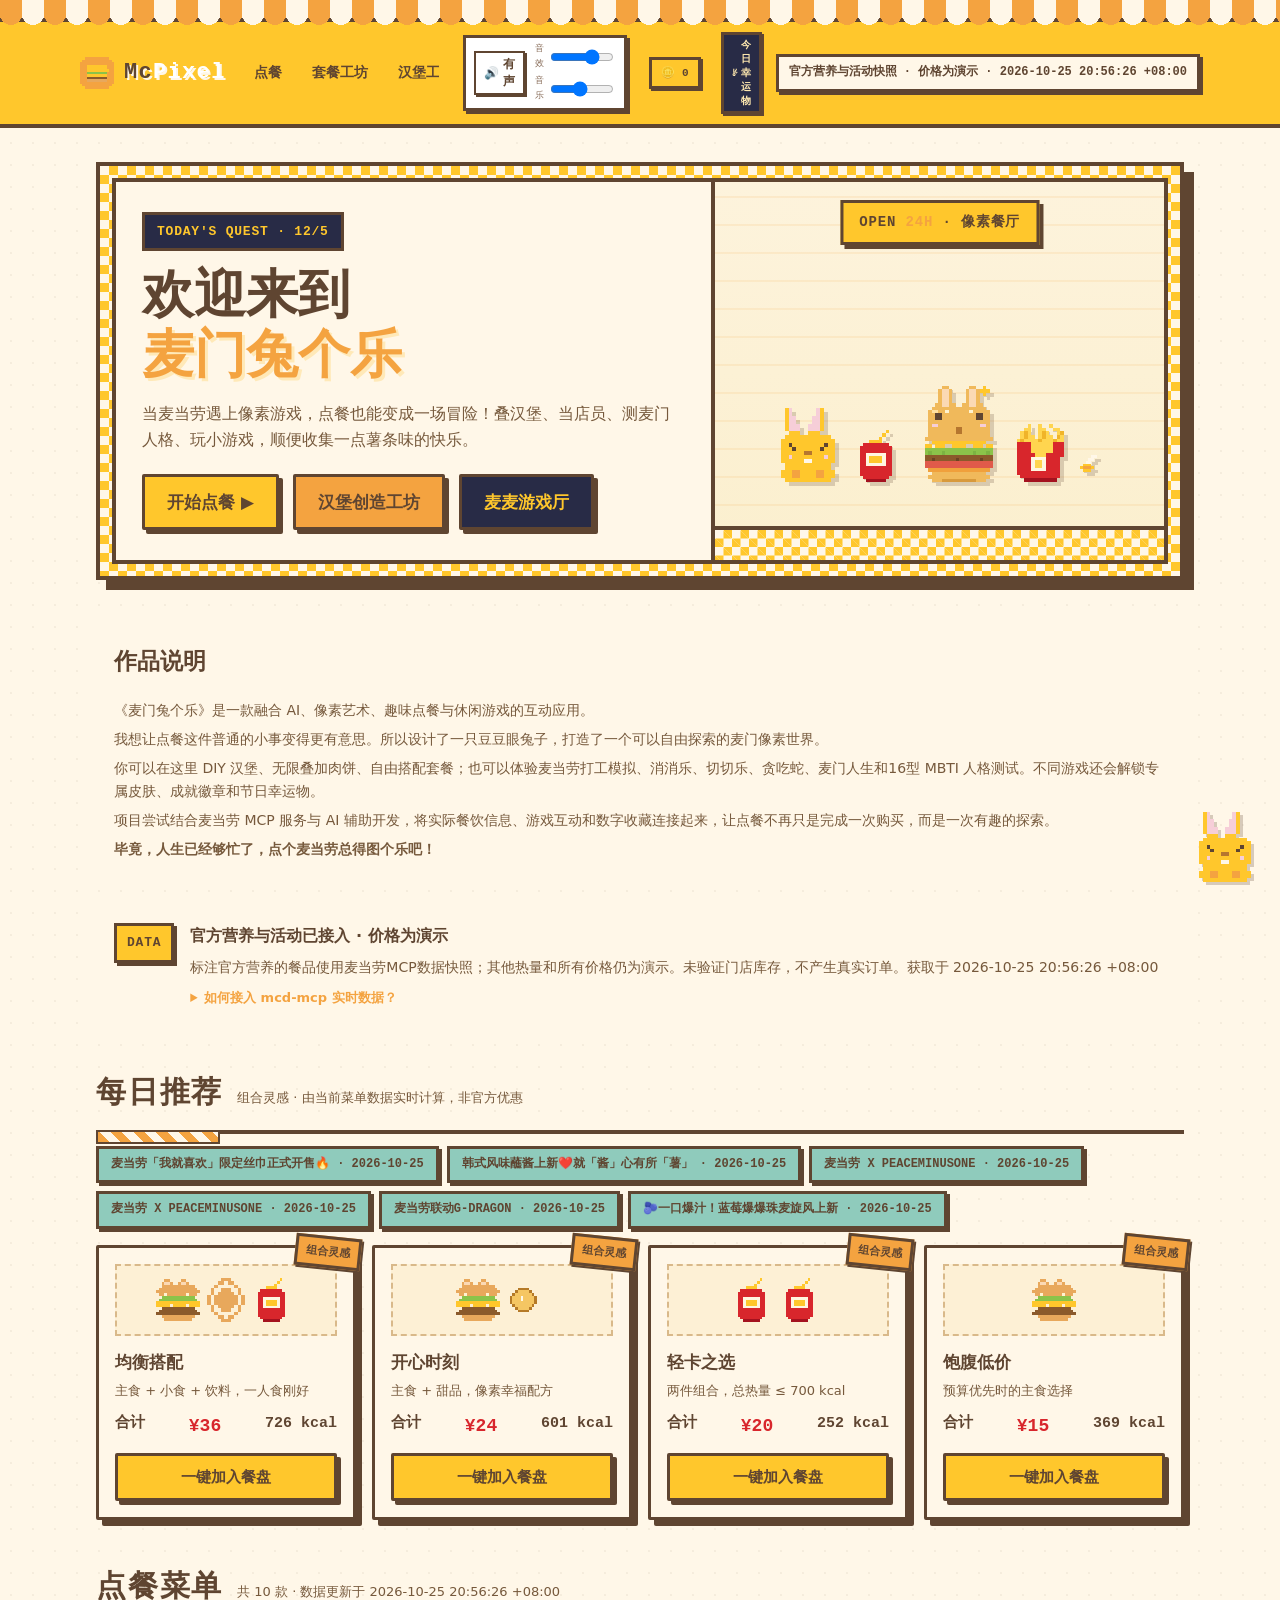
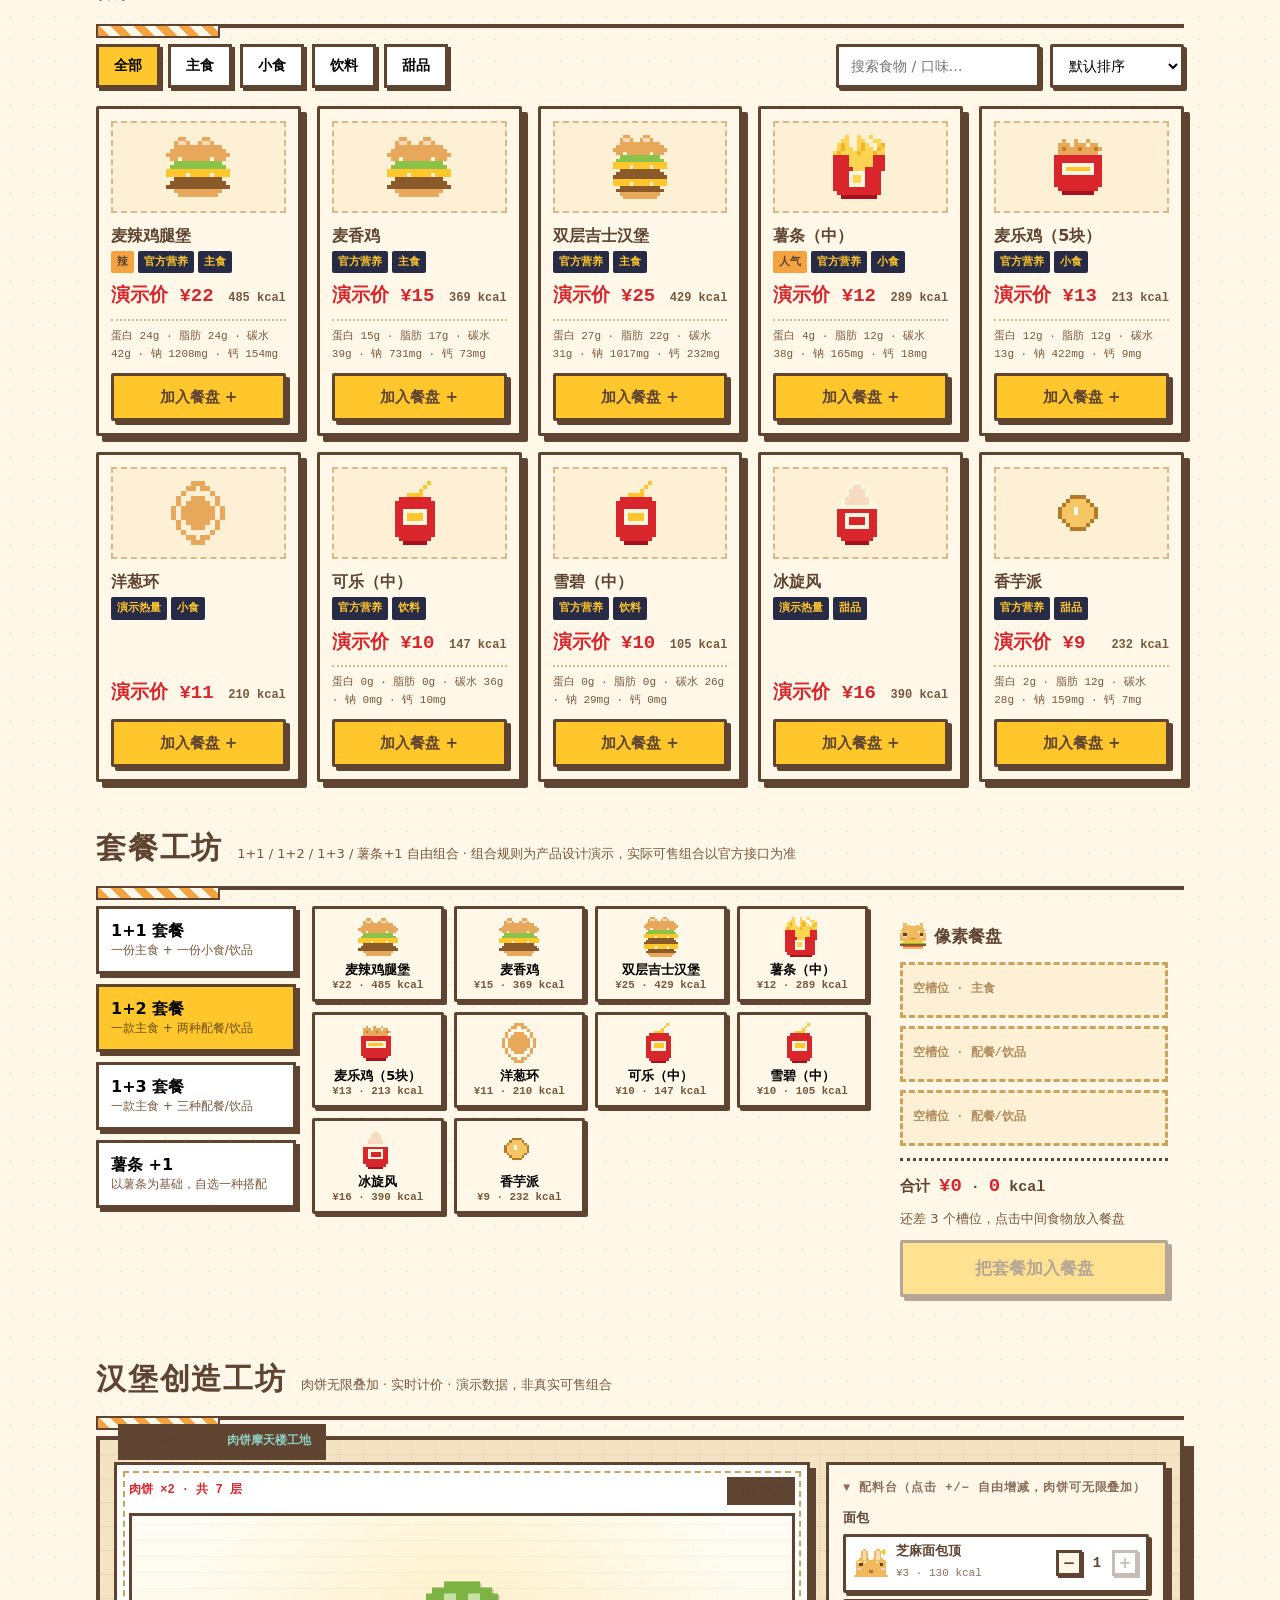
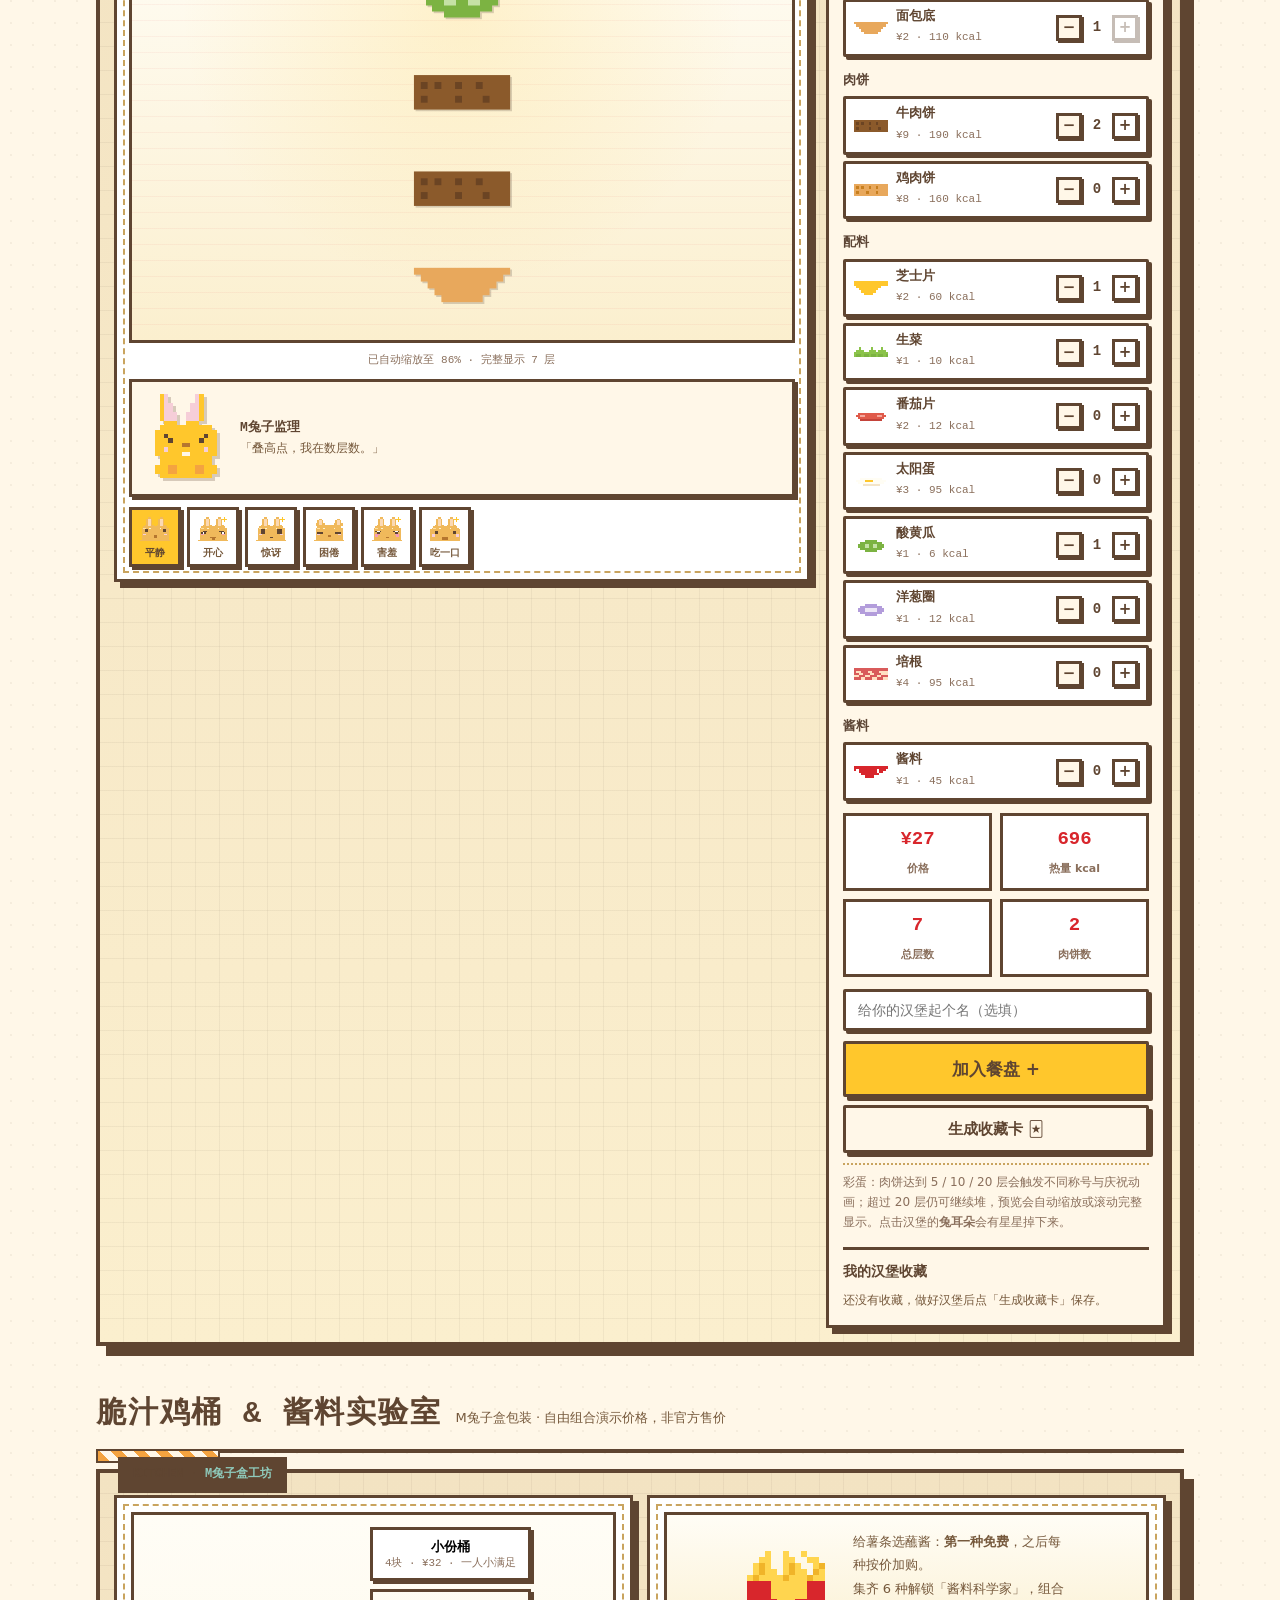
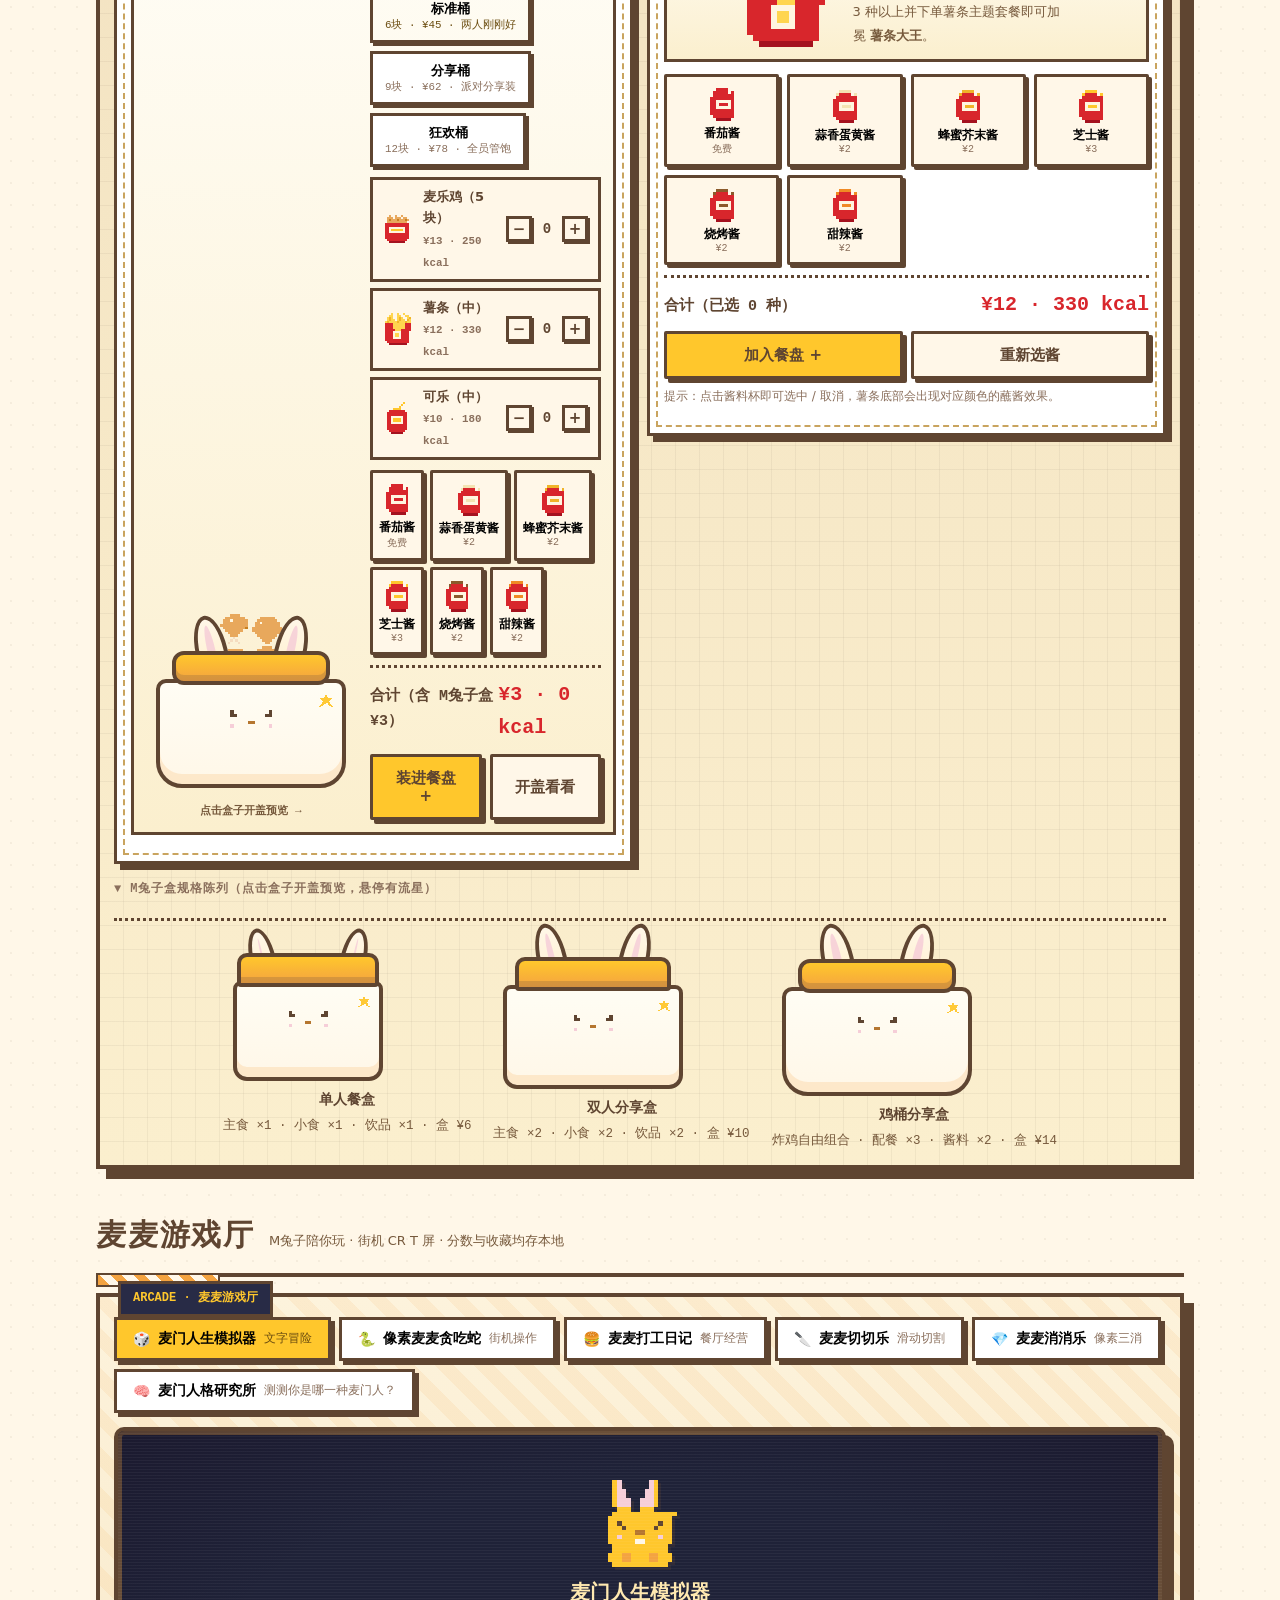
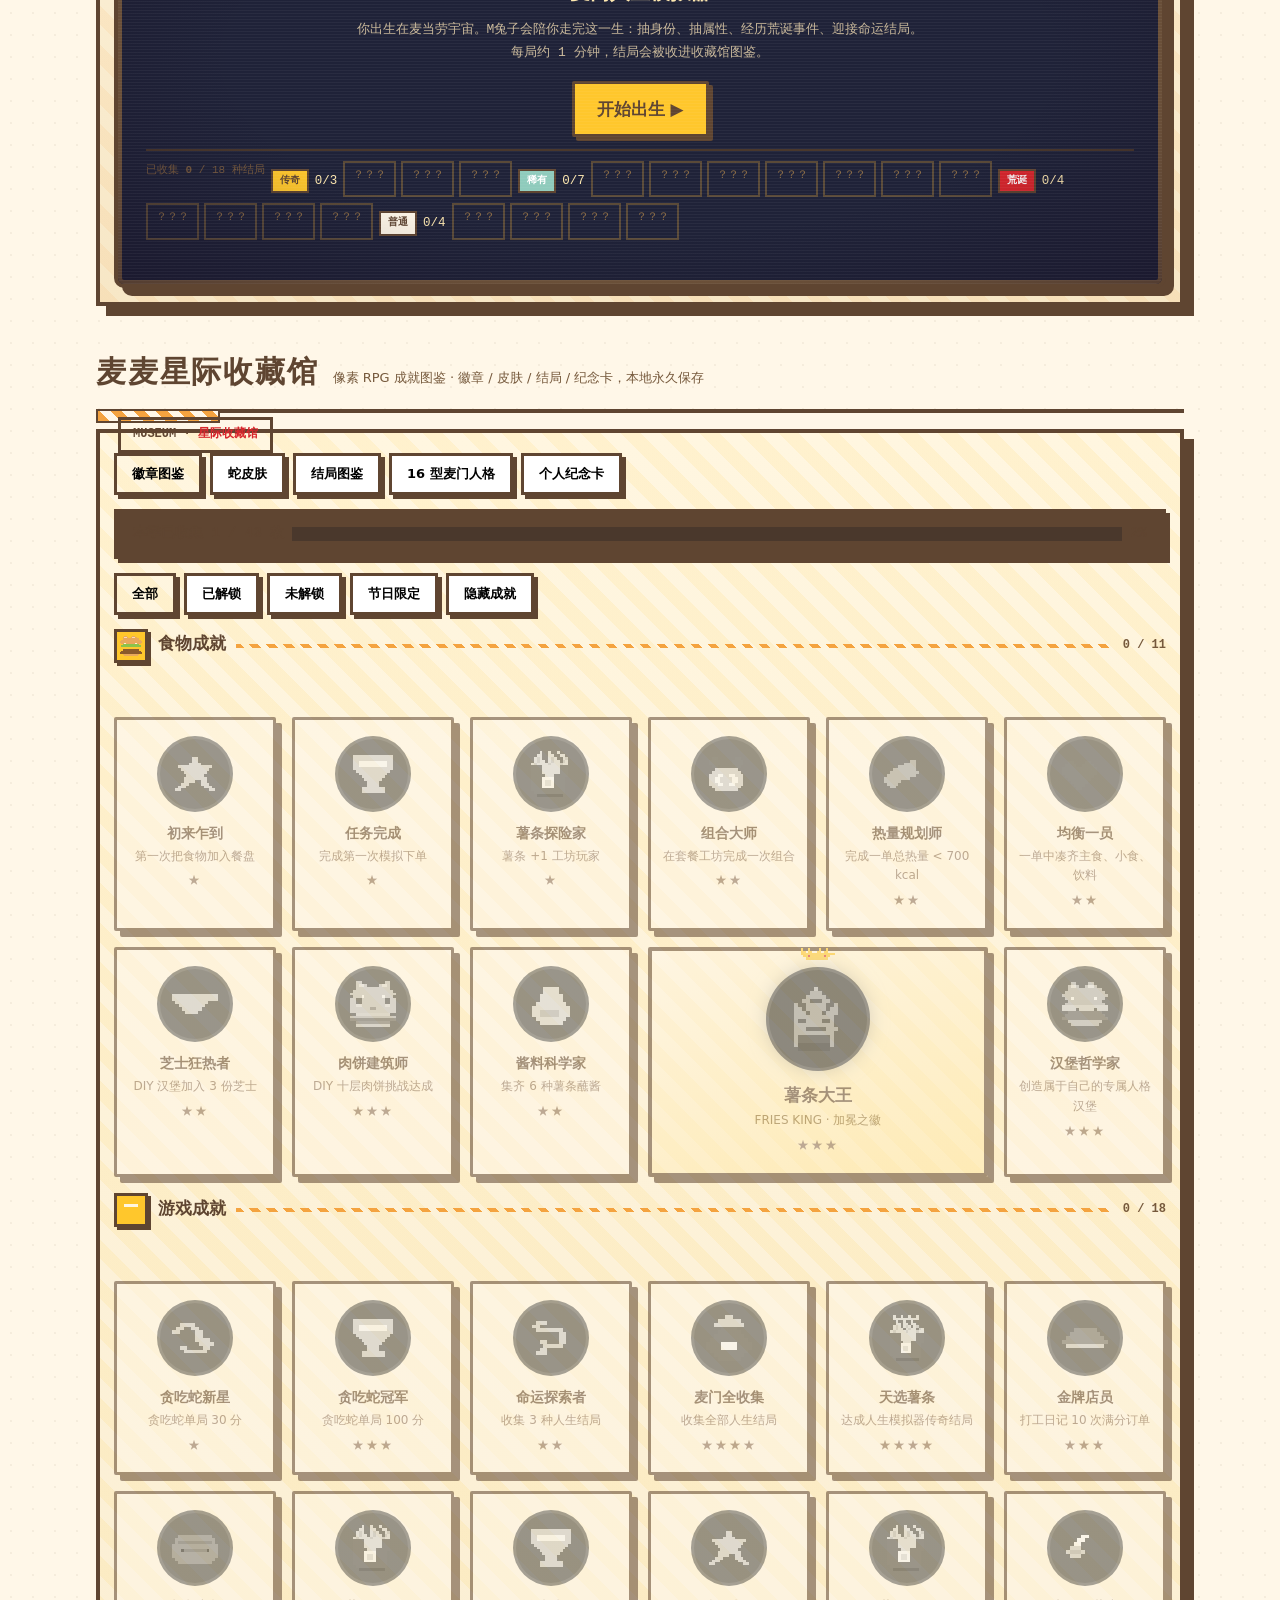
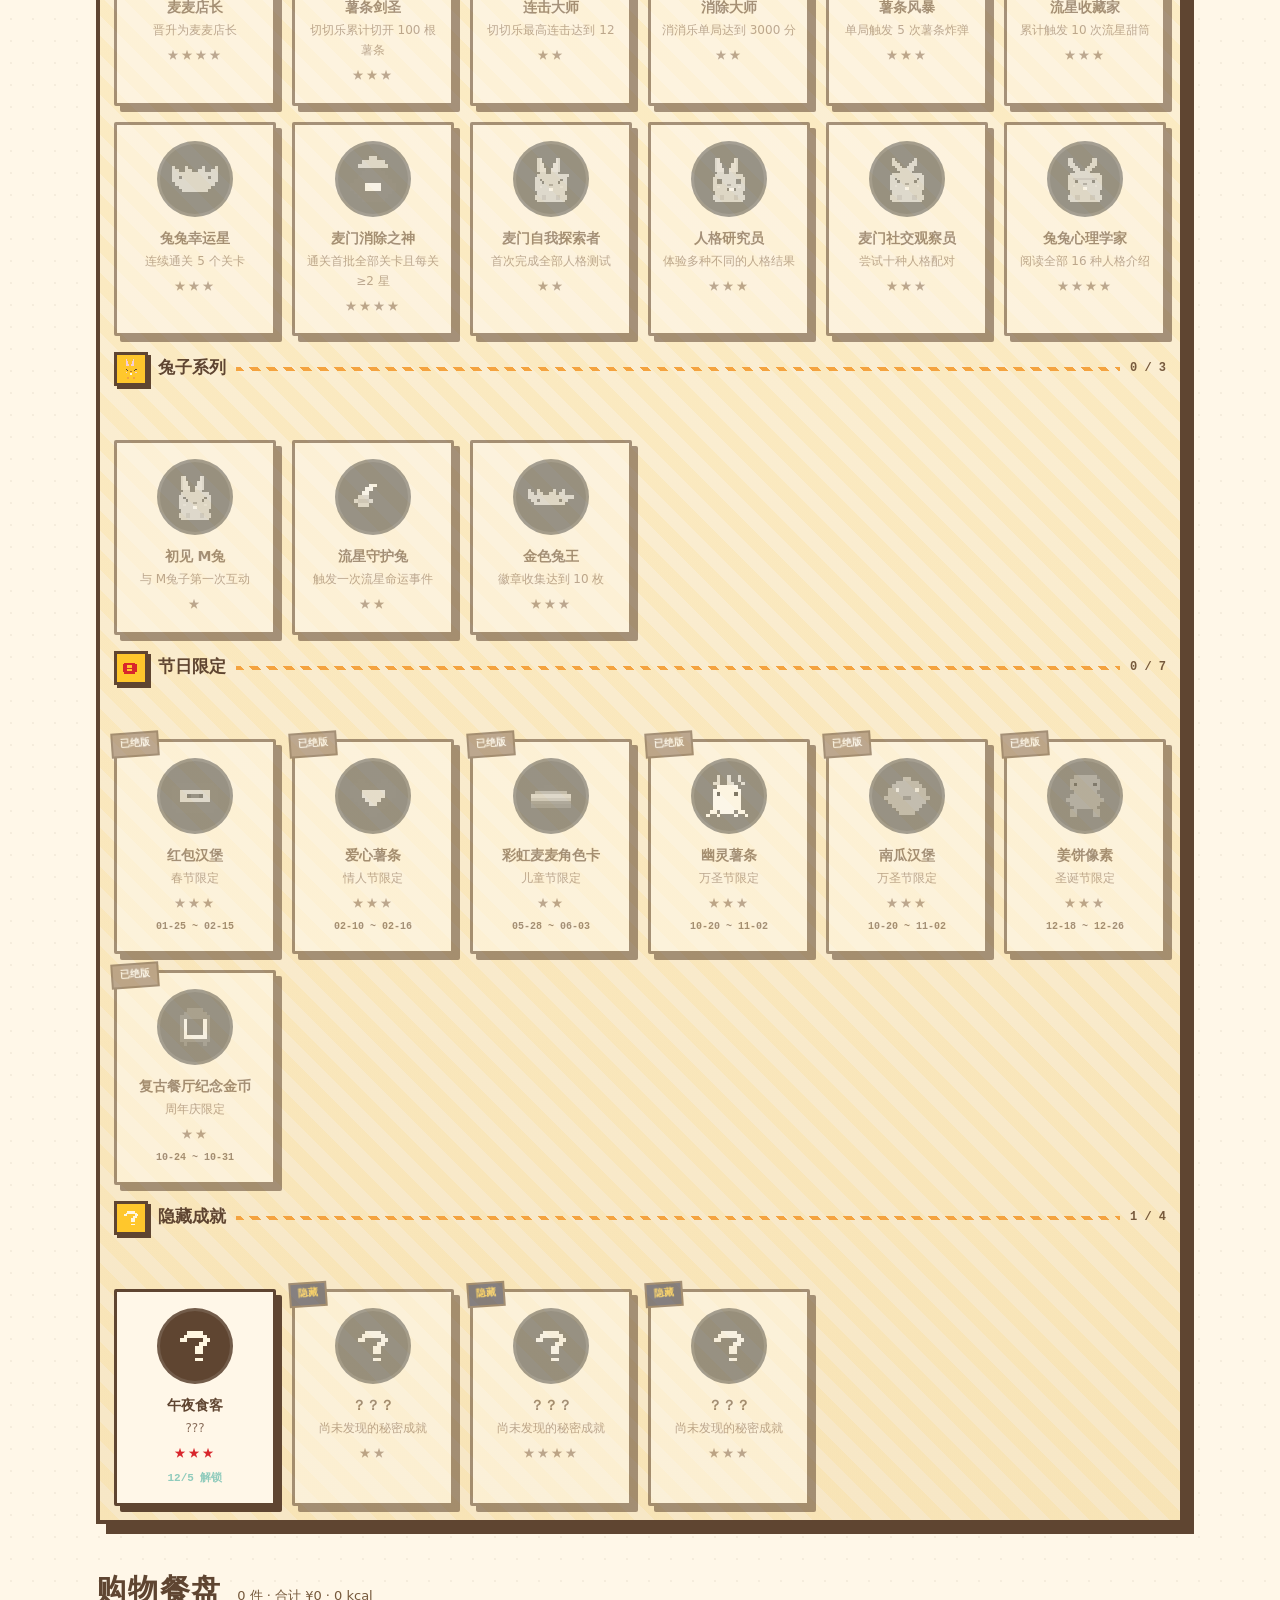
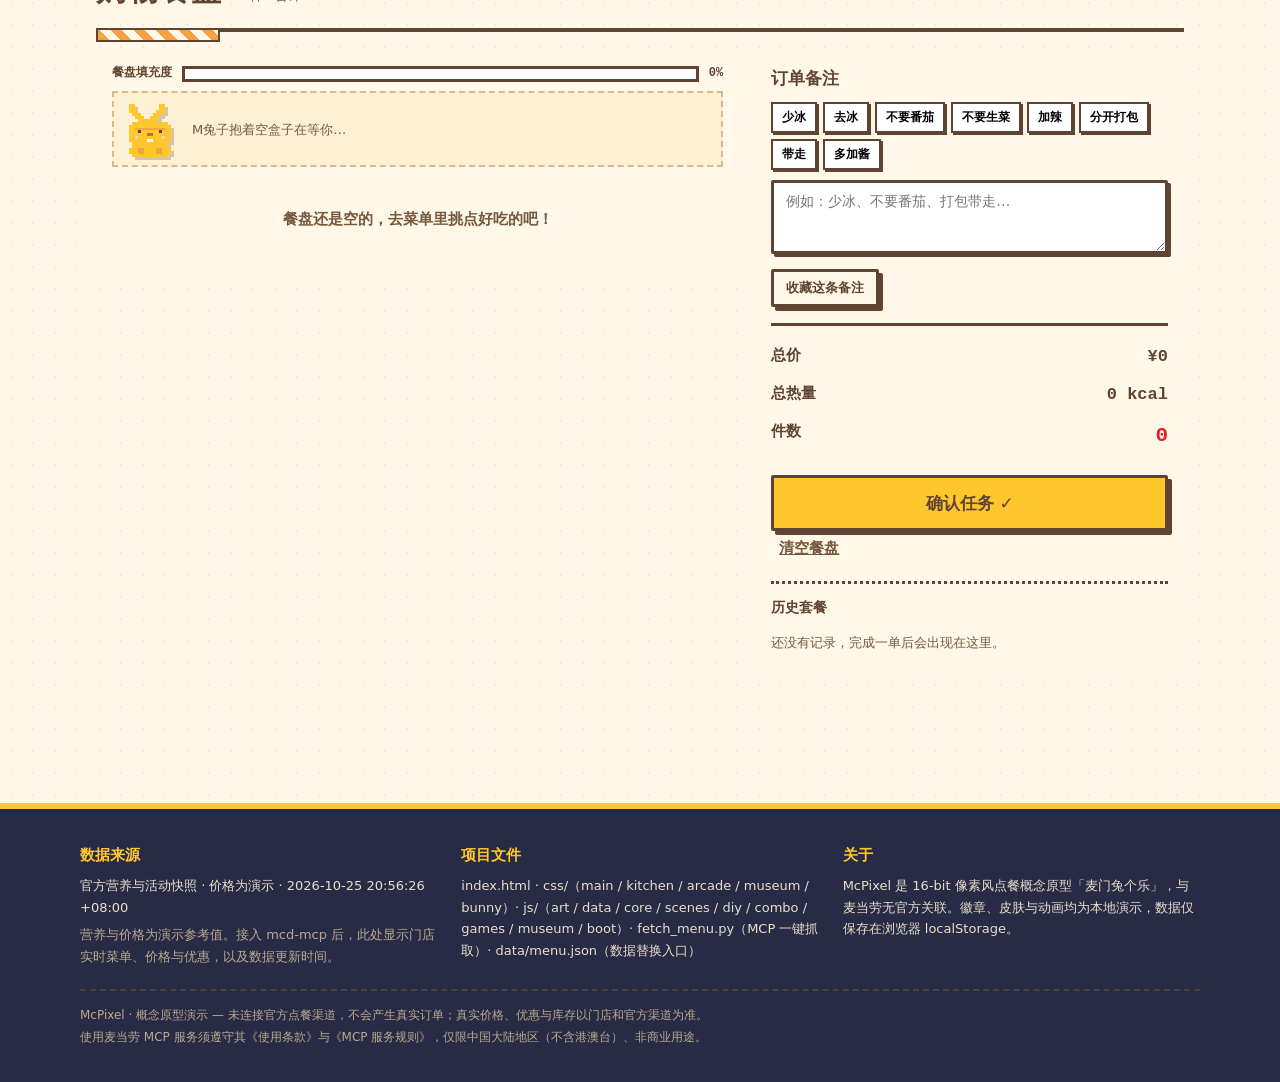
<file: index.html>
<!doctype html><html lang="zh-CN"><head><meta charset="utf-8"><meta name="viewport" content="width=device-width,initial-scale=1,viewport-fit=cover"><title>麦门兔个乐｜像素互动乐园</title>
<link rel="stylesheet" href="css/main.css">
<link rel="stylesheet" href="css/kitchen.css">
<link rel="stylesheet" href="css/arcade.css">
<link rel="stylesheet" href="css/museum.css">
<link rel="stylesheet" href="css/bunny.css">
<script type="application/json" id="offline-menu">{"meta": {"source": "mixed", "label": "官方营养与活动快照 · 价格为演示", "updatedAt": "2026-10-25 20:56:26 +08:00", "store": "未验证门店", "mcdMcpConnected": false, "note": "官方营养与活动为抓取快照，非实时连接。价格、库存及未匹配营养为演示。", "nutritionMatched": 8, "nutritionRecordCount": 160}, "items": [{"id": "m1", "name": "麦辣鸡腿堡", "price": 22, "calories": 485.0, "category": "主食", "tags": ["辣", "官方营养"], "art": "burger", "priceSource": "demo", "nutrition": {"protein": 24.0, "fat": 24.0, "carbohydrate": 42.0, "sodium": 1208.0, "calcium": 154.0, "calories": 485.0}, "nutritionSourceName": "麦辣鸡腿汉堡", "nutritionSource": "mcd-mcp:list-nutrition-foods"}, {"id": "m2", "name": "麦香鸡", "price": 15, "calories": 369.0, "category": "主食", "tags": ["官方营养"], "art": "burger", "priceSource": "demo", "nutrition": {"protein": 15.0, "fat": 17.0, "carbohydrate": 39.0, "sodium": 731.0, "calcium": 73.0, "calories": 369.0}, "nutritionSourceName": "麦香鸡", "nutritionSource": "mcd-mcp:list-nutrition-foods"}, {"id": "m3", "name": "双层吉士汉堡", "price": 25, "calories": 429.0, "category": "主食", "tags": ["官方营养"], "art": "burger2", "priceSource": "demo", "nutrition": {"protein": 27.0, "fat": 22.0, "carbohydrate": 31.0, "sodium": 1017.0, "calcium": 232.0, "calories": 429.0}, "nutritionSourceName": "双层吉士汉堡", "nutritionSource": "mcd-mcp:list-nutrition-foods"}, {"id": "s1", "name": "薯条（中）", "price": 12, "calories": 289.0, "category": "小食", "tags": ["人气", "官方营养"], "art": "fries", "priceSource": "demo", "nutrition": {"protein": 4.0, "fat": 12.0, "carbohydrate": 38.0, "sodium": 165.0, "calcium": 18.0, "calories": 289.0}, "nutritionSourceName": "中薯条", "nutritionSource": "mcd-mcp:list-nutrition-foods"}, {"id": "s2", "name": "麦乐鸡（5块）", "price": 13, "calories": 213.0, "category": "小食", "tags": ["官方营养"], "art": "nuggets", "priceSource": "demo", "nutrition": {"protein": 12.0, "fat": 12.0, "carbohydrate": 13.0, "sodium": 422.0, "calcium": 9.0, "calories": 213.0}, "nutritionSourceName": "麦乐鸡5块", "nutritionSource": "mcd-mcp:list-nutrition-foods"}, {"id": "s3", "name": "洋葱环", "price": 11, "calories": 210, "category": "小食", "tags": ["演示热量"], "art": "rings", "priceSource": "demo"}, {"id": "d1", "name": "可乐（中）", "price": 10, "calories": 147.0, "category": "饮料", "tags": ["官方营养"], "art": "cup", "priceSource": "demo", "nutrition": {"protein": 0.0, "fat": 0.0, "carbohydrate": 36.0, "sodium": 0.0, "calcium": 10.0, "calories": 147.0}, "nutritionSourceName": "可乐中杯", "nutritionSource": "mcd-mcp:list-nutrition-foods"}, {"id": "d2", "name": "雪碧（中）", "price": 10, "calories": 105.0, "category": "饮料", "tags": ["官方营养"], "art": "cup", "priceSource": "demo", "nutrition": {"protein": 0.0, "fat": 0.0, "carbohydrate": 26.0, "sodium": 29.0, "calcium": 0.0, "calories": 105.0}, "nutritionSourceName": "雪碧中杯", "nutritionSource": "mcd-mcp:list-nutrition-foods"}, {"id": "t1", "name": "冰旋风", "price": 16, "calories": 390, "category": "甜品", "tags": ["演示热量"], "art": "swirl", "priceSource": "demo"}, {"id": "t2", "name": "香芋派", "price": 9, "calories": 232.0, "category": "甜品", "tags": ["官方营养"], "art": "pie", "priceSource": "demo", "nutrition": {"protein": 2.0, "fat": 12.0, "carbohydrate": 28.0, "sodium": 159.0, "calcium": 7.0, "calories": 232.0}, "nutritionSourceName": "香芋派", "nutritionSource": "mcd-mcp:list-nutrition-foods"}], "campaigns": [{"name": "麦当劳「我就喜欢」限定丝巾正式开售🔥", "date": "2026-10-25"}, {"name": "韩式风味蘸酱上新❤️就「酱」心有所「薯」", "date": "2026-10-25"}, {"name": "麦当劳 X PEACEMINUSONE", "date": "2026-10-25"}, {"name": "麦当劳 X PEACEMINUSONE", "date": "2026-10-25"}, {"name": "麦当劳联动G-DRAGON ", "date": "2026-10-25"}, {"name": "🫐一口爆汁！蓝莓爆爆珠麦旋风上新", "date": "2026-10-25"}, {"name": "🍫麦咖啡13.9r浓浓黑巧来啦！", "date": "2026-10-25"}, {"name": "麦咖啡一早现磨🥳元气早餐震撼来袭！", "date": "2026-10-25"}, {"name": "🩶灰白撞色，灰焰圆筒酷爽登场", "date": "2026-10-25"}, {"name": "学生专属！49元150天麦金学期卡💳", "date": "2026-10-25"}, {"name": "过家家派对上线，快来一起解锁梦想职业", "date": "2026-10-25"}, {"name": "“韩”风刮到了四件套~龙焰鸡腿堡来袭！", "date": "2026-10-25"}, {"name": "乐享90分钟高质量亲子时间", "date": "2026-10-25"}, {"name": "快来一起参加麦麦派对吧！", "date": "2026-10-25"}, {"name": "下周麦麦省优惠预告来啦😁", "date": "2026-10-26"}, {"name": "麦当劳 X PEACEMINUSONE", "date": "2026-10-27"}, {"name": "麦当劳 X PEACEMINUSONE", "date": "2026-10-28"}, {"name": "麦当劳「我就喜欢」限定丝巾正式开售🔥", "date": "2026-10-30"}, {"name": "🍫麦咖啡13.9r浓浓黑巧来啦！", "date": "2026-10-30"}, {"name": "韩式风味蘸酱上新❤️就「酱」心有所「薯」", "date": "2026-10-31"}, {"name": "麦当劳联动G-DRAGON ", "date": "2026-11-01"}, {"name": "🩶灰白撞色，灰焰圆筒酷爽登场", "date": "2026-11-01"}, {"name": "“韩”风刮到了四件套~龙焰鸡腿堡来袭！", "date": "2026-11-02"}, {"name": "🫐一口爆汁！蓝莓爆爆珠麦旋风上新", "date": "2026-11-03"}, {"name": "快来一起参加麦麦派对吧！", "date": "2026-11-11"}, {"name": "乐享90分钟高质量亲子时间", "date": "2026-11-12"}], "deals": []}</script></head><body>
<div class="toast-wrap" id="toastWrap" aria-live="polite"></div>

<header class="site-head">
  <div class="awning" aria-hidden="true"></div>
  <div class="head-inner">
    <a class="brand" href="#top">
      <span id="brandArt"></span>
      <span class="brand-word pixel">Mc<i>Pixel</i></span>
    </a>
    <nav class="site-nav">
      <a class="nav-link" href="#menu">点餐</a>
      <a class="nav-link" href="#workshop">套餐工坊</a>
      <a class="nav-link" href="#diy">汉堡工坊</a>
      <a class="nav-link" href="#kitchen">鸡桶酱料</a>
      <a class="nav-link" href="#arcade">游戏厅</a>
      <a class="nav-link" href="#museum" id="navMuseum">收藏馆</a>
      <a class="nav-link cart-link" href="#cart" id="navCart">餐盘<span class="cart-count" id="cartCount">0</span></a>
    </nav>
    <div class="sound-panel" id="soundPanel" title="声音设置"></div>
    <span class="coin-chip" id="coinChip" title="模拟金币：仅用于游戏内解锁，与真实货币无关">🪙 0</span>
    <span class="luck-chip-wrap" id="luckChip"></span>
    <span class="data-chip" id="dataChip" title="当前数据来源">载入中…</span>
  </div>
</header>

<main id="top">
  <!-- ================= HERO（点餐大厅） ================= -->
  <section class="hero-wrap">
    <div class="checker-pad">
      <div class="hero">
        <div class="hero-copy">
          <div class="quest-tag pixel">TODAY'S QUEST · <span id="todayStr"></span></div>
          <h1>欢迎来到<br><em>麦门兔个乐</em></h1>
          <p>当麦当劳遇上像素游戏，点餐也能变成一场冒险！叠汉堡、当店员、测麦门人格、玩小游戏，顺便收集一点薯条味的快乐。</p>
          <div class="hero-cta">
            <button class="btn btn-lg" data-go="#menu">开始点餐 ▶</button>
            <button class="btn btn-honey btn-lg" data-go="#diy">汉堡创造工坊</button>
            <button class="btn btn-night btn-lg" data-go="#arcade">麦麦游戏厅</button>
          </div>
        </div>
        <div class="hero-scene" aria-hidden="true">
          <div class="scene-wall"></div>
          <div class="scene-sign pixel">OPEN <b>24H</b> · 像素餐厅</div>
          <div class="scene-items" id="sceneItems"></div>
          <div class="scene-floor"></div>
        </div>
      </div>
    </div>
  </section>

<section class="notice-wrap" id="about-project" aria-labelledby="about-project-title"><div class="notice"><div><h2 id="about-project-title">作品说明</h2><p>《麦门兔个乐》是一款融合 AI、像素艺术、趣味点餐与休闲游戏的互动应用。</p><p>我想让点餐这件普通的小事变得更有意思。所以设计了一只豆豆眼兔子，打造了一个可以自由探索的麦门像素世界。</p><p>你可以在这里 DIY 汉堡、无限叠加肉饼、自由搭配套餐；也可以体验麦当劳打工模拟、消消乐、切切乐、贪吃蛇、麦门人生和16型 MBTI 人格测试。不同游戏还会解锁专属皮肤、成就徽章和节日幸运物。</p><p>项目尝试结合麦当劳 MCP 服务与 AI 辅助开发，将实际餐饮信息、游戏互动和数字收藏连接起来，让点餐不再只是完成一次购买，而是一次有趣的探索。</p><p><strong>毕竟，人生已经够忙了，点个麦当劳总得图个乐吧！</strong></p></div></div></section>
  <!-- ================= 数据提示 ================= -->
  <section class="notice-wrap">
    <div class="notice" id="dataNotice">
      <span class="notice-tag pixel">DATA</span>
      <div>
        <b id="noticeTitle">当前展示的是演示菜单数据</b>
        <p id="noticeText">本页尚未连接麦当劳官方 MCP（mcd-mcp），菜单、价格与热量均为演示参考值，不构成任何真实优惠。接入官方数据后，页面会自动切换为门店实时菜单。</p>
        <details>
          <summary>如何接入 mcd-mcp 实时数据？</summary>
          <ol>
            <li>打开 <b>open.mcd.cn/mcp</b>，手机号登录后在右上角「控制台」申请 MCP Token（限中国大陆、非商业用途）。</li>
            <li>在 WorkBuddy「连接器 → 自定义连接器 → 配置 MCP」中粘贴配置（Token 只放本地，勿外传）：</li>
          </ol>
          <pre>{
  "mcpServers": {
    "mcd-mcp": {
      "type": "streamablehttp",
      "url": "https://mcp.mcd.cn",
      "headers": { "Authorization": "Bearer YOUR_MCP_TOKEN" }
    }
  }
}</pre>
          <ol start="3">
            <li>把官方菜单数据写入本项目的 <b>data/menu.json</b>：在 WorkBuddy 中启用 mcd-mcp 连接器后让我抓取，或运行 <b>python3 fetch_menu.py</b>（读取环境变量 MCD_MCP_TOKEN，依次调用 query-meals / list-nutrition-foods / query-store-coupons / campaign-calendar）。刷新页面即完成替换，字段映射见 MCP_INTEGRATION.md。</li>
          </ol>
        </details>
      </div>
    </div>
  </section>

  <!-- ================= 每日推荐 ================= -->
  <section id="daily" class="sec">
    <div class="sec-head"><h2 class="pixel">每日推荐</h2><span class="sec-sub">组合灵感 · 由当前菜单数据实时计算，非官方优惠</span></div>
    <div class="campaign-strip" id="campaignStrip"></div>
    <div class="daily-grid" id="dailyGrid"></div>
  </section>

  <!-- ================= 门店优惠（仅 MCP 数据存在时显示） ================= -->
  <section id="deals" class="sec" hidden>
    <div class="sec-head"><h2 class="pixel">门店优惠</h2><span class="sec-sub">来自 mcd-mcp 官方优惠数据 · 仅展示接口实际返回的券</span></div>
    <div class="deal-grid" id="dealGrid"></div>
  </section>

  <!-- ================= 点餐菜单 ================= -->
  <section id="menu" class="sec">
    <div class="sec-head"><h2 class="pixel">点餐菜单</h2><span class="sec-sub" id="menuCount"></span></div>
    <div class="menu-tools">
      <div class="tabs" id="catTabs" role="tablist"></div>
      <div class="tools-right">
        <input class="inp" id="searchInput" type="search" placeholder="搜索食物 / 口味…" aria-label="搜索菜单">
        <select class="inp" id="sortSel" aria-label="排序方式">
          <option value="default">默认排序</option>
          <option value="priceAsc">价格从低到高</option>
          <option value="calAsc">热量从低到高</option>
        </select>
      </div>
    </div>
    <div class="grid" id="menuGrid"></div>
    <p class="menu-empty" id="menuEmpty" hidden>没有找到匹配的食物，换个关键词试试。</p>
  </section>

  <!-- ================= 套餐工坊 ================= -->
  <section id="workshop" class="sec">
    <div class="sec-head"><h2 class="pixel">套餐工坊</h2><span class="sec-sub">1+1 / 1+2 / 1+3 / 薯条+1 自由组合 · 组合规则为产品设计演示，实际可售组合以官方接口为准</span></div>
    <div class="workshop">
      <div class="ws-modes" id="wsModes"></div>
      <div>
        <div class="ws-candidates" id="wsCandidates"></div>
      </div>
      <div class="ws-plate">
        <h3><span id="wsPlateArt"></span>像素餐盘</h3>
        <div class="slots" id="wsSlots"></div>
        <div class="ws-total">合计 <b id="wsPrice">¥0</b> · <b id="wsCal">0</b> kcal</div>
        <div class="ws-hint" id="wsHint"></div>
        <button class="btn btn-lg btn-block" id="wsAdd" disabled>把套餐加入餐盘</button>
      </div>
    </div>
  </section>

  <!-- ================= DIY 汉堡创造工坊 ================= -->
  <section id="diy" class="sec">
    <div class="sec-head"><h2 class="pixel">汉堡创造工坊</h2><span class="sec-sub">肉饼无限叠加 · 实时计价 · 演示数据，非真实可售组合</span></div>
    <div class="kitchen-stage">
      <span class="kitchen-sign">BURGER LAB · <b>肉饼摩天楼工地</b></span>
      <div class="diy-layout">
        <div class="diy-preview">
          <div class="diy-counter"><span class="patty-num" id="diyPattyCount">肉饼 ×2</span><span class="diy-title-tag" id="diyTitleTag">新手汉堡</span><span id="diyCreative" class="diy-creative" hidden>创意模式 · 仅供娱乐</span></div>
          <div class="burger-viewport" id="burgerViewport">
            <div class="burger-stack" id="burgerStack"></div>
            <div class="burger-egg" id="burgerEgg"></div>
          </div>
          <div class="diy-scale-hint" id="diyScaleHint"></div>
          <div class="diy-bunny-row">
            <span id="diyBunny"></span>
            <div class="diy-bunny-copy">
              <b>M兔子监理</b>
              <span id="diyBunnySub">「叠高点，我在数层数。」</span>
            </div>
          </div>
          <div class="diy-expr-row" id="diyExprRow"></div>
        </div>
        <div class="diy-panel">
          <p class="diy-col-head">▼ 配料台（点击 +/− 自由增减，肉饼可无限叠加）</p>
          <div id="diyIngredients"></div>
          <div class="diy-stats">
            <div class="diy-stat"><b id="diyPrice">¥0</b><span>价格</span></div>
            <div class="diy-stat"><b id="diyCal">0</b><span>热量 kcal</span></div>
            <div class="diy-stat"><b id="diyLayers">0</b><span>总层数</span></div>
            <div class="diy-stat"><b id="diyPattyStat">0</b><span>肉饼数</span></div>
          </div>
          <input class="inp diy-name" id="diyName" maxlength="12" placeholder="给你的汉堡起个名（选填）">
          <div class="diy-actions">
            <button class="btn btn-lg" id="diyAddBtn">加入餐盘 +</button>
            <button class="btn btn-ghost" id="diyCardBtn">生成收藏卡 🃏</button>
          </div>
          <p class="diy-tip">彩蛋：肉饼达到 5 / 10 / 20 层会触发不同称号与庆祝动画；超过 20 层仍可继续堆，预览会自动缩放或滚动完整显示。点击汉堡的<b>兔耳朵</b>会有星星掉下来。</p>
          <div class="diy-saved">
            <h4>我的汉堡收藏</h4>
            <div class="diy-saved-list" id="diySavedList"></div>
          </div>
        </div>
      </div>
    </div>
  </section>

  <!-- ================= 脆汁鸡桶 & 酱料实验室 ================= -->
  <section id="kitchen" class="sec">
    <div class="sec-head"><h2 class="pixel">脆汁鸡桶 &amp; 酱料实验室</h2><span class="sec-sub">M兔子盒包装 · 自由组合演示价格，非官方售价</span></div>
    <div class="kitchen-stage">
      <span class="kitchen-sign">KITCHEN · <b>M兔子盒工坊</b></span>
      <div class="kitchen-layout">
        <div class="bucket-builder" id="bucketBuilder"></div>
        <div class="sauce-lab" id="sauceLab"></div>
      </div>
      <p class="diy-col-head" style="margin-top:16px">▼ M兔子盒规格陈列（点击盒子开盖预览，悬停有流星）</p>
      <div class="box-row" id="bunnyBoxes"></div>
    </div>
  </section>

  <!-- ================= 麦麦游戏厅 ================= -->
  <section id="arcade" class="sec">
    <div class="sec-head"><h2 class="pixel">麦麦游戏厅</h2><span class="sec-sub">M兔子陪你玩 · 街机 CR T 屏 · 分数与收藏均存本地</span></div>
    <div class="arcade-hall">
      <span class="arcade-sign">ARCADE · <b>麦麦游戏厅</b></span>
      <div class="arcade-tabs">
        <button class="arcade-tab active" data-arcade="life"><span>🎲</span>麦门人生模拟器<small>文字冒险</small></button>
        <button class="arcade-tab" data-arcade="snake"><span>🐍</span>像素麦麦贪吃蛇<small>街机操作</small></button>
        <button class="arcade-tab" data-arcade="work"><span>🍔</span>麦麦打工日记<small>餐厅经营</small></button>
        <button class="arcade-tab" data-arcade="slice"><span>🔪</span>麦麦切切乐<small>滑动切割</small></button>
        <button class="arcade-tab" data-arcade="match"><span>💎</span>麦麦消消乐<small>像素三消</small></button>
        <button class="arcade-tab" data-arcade="mbti"><span>🧠</span>麦门人格研究所<small>测测你是哪一种麦门人？</small></button>
      </div>
      <div class="crt crt-glow" id="arcadeLife"><div class="crt-inner"></div></div>
      <div class="crt crt-glow" id="arcadeSnake" hidden>
        <div class="crt-inner">
          <div class="snake-layout">
            <div class="snake-main">
              <canvas id="snakeCanvas" width="400" height="400"></canvas>
              <div class="snake-hud">
                <span>得分 <b id="snakeScore">0</b></span>
                <span>最高 <b id="snakeBest">0</b></span>
                <span>长度 <b id="snakeLen">3</b></span>
                <span>状态 <b id="snakeState">进行中</b></span>
              </div>
              <div class="snake-pad">
                <button class="pad-up" id="padUp" title="上">▲</button>
                <button class="pad-left" id="padLeft" title="左">◀</button>
                <button class="pad-down" id="padDown" title="下">▼</button>
                <button class="pad-right" id="padRight" title="右">▶</button>
              </div>
              <p class="snake-tip">键盘方向键 / WASD 移动 · 空格暂停 · 手机可滑动屏幕或按方向键</p>
            </div>
            <div class="snake-side">
              <div>
                <h4>游戏控制</h4>
                <div class="snake-btns">
                  <button class="btn btn-sm" id="snakePauseBtn">暂停</button>
                  <button class="btn btn-sm btn-ghost" id="snakeRestartBtn">重新开始</button>
                  <button class="btn btn-sm btn-night" id="snakeMuteBtn">音效：开</button>
                </div>
              </div>
              <div>
                <h4>地图主题</h4>
                <div class="theme-row" id="themeRow"></div>
              </div>
              <div>
                <h4>蛇皮肤（点击装备）</h4>
                <div class="skin-grid" id="skinPicker"></div>
              </div>
              <div class="snake-board" id="snakeBoard"></div>
            </div>
          </div>
        </div>
      </div>
      <div class="crt crt-glow" id="arcadeWork" hidden>
        <div class="crt-inner"></div>
        <div class="work-side" id="workProfile"></div>
      </div>
      <div class="crt crt-glow" id="arcadeSlice" hidden><div class="crt-inner"></div></div>
      <div class="crt crt-glow" id="arcadeMatch" hidden><div class="crt-inner"></div></div>
      <div class="crt crt-glow" id="arcadeMbti" hidden><div class="crt-inner"></div></div>
    </div>
  </section>

  <!-- ================= 麦麦星际收藏馆 ================= -->
  <section id="museum" class="sec">
    <div class="sec-head"><h2 class="pixel">麦麦星际收藏馆</h2><span class="sec-sub">像素 RPG 成就图鉴 · 徽章 / 皮肤 / 结局 / 纪念卡，本地永久保存</span></div>
    <div class="museum-hall">
      <span class="museum-sign">MUSEUM · <b>星际收藏馆</b></span>
      <div class="museum-tabs">
        <button class="museum-tab active" data-museum="badges">徽章图鉴</button>
        <button class="museum-tab" data-museum="skins">蛇皮肤</button>
        <button class="museum-tab" data-museum="endings">结局图鉴</button>
        <button class="museum-tab" data-museum="mbti">16 型麦门人格</button>
        <button class="museum-tab" data-museum="memorial">个人纪念卡</button>
      </div>
      <div class="museum-progress" id="museumProgress"></div>

      <div id="museumBadges">
        <div class="museum-tabs" id="badgeFilters">
          <button class="museum-tab active" data-bfilter="all">全部</button>
          <button class="museum-tab" data-bfilter="unlocked">已解锁</button>
          <button class="museum-tab" data-bfilter="locked">未解锁</button>
          <button class="museum-tab" data-bfilter="limited">节日限定</button>
          <button class="museum-tab" data-bfilter="hidden">隐藏成就</button>
        </div>
        <div class="badge-grid" id="badgeGrid"></div>
      </div>
      <div id="museumSkins" hidden><div class="skin-gallery" id="skinGallery"></div></div>
      <div id="museumEndings" hidden><div id="endingGallery"></div></div>
      <div id="museumMbti" hidden><div class="mb-gallery" id="mbtiGallery"></div></div>
      <div id="museumMemorial" hidden>
        <div class="memorial-wrap">
          <div class="memorial-preview" id="memorialPreview"></div>
          <div class="memorial-side">
            <h3 style="margin-top:0">你的收藏档案</h3>
            <p>这里汇总了你在乐园里的全部积累：徽章、蛇皮肤、人生结局、汉堡收藏与兔子互动次数。点击右侧按钮即可把纪念卡保存为图片，分享给朋友。</p>
            <p style="font-size:13px;color:var(--caramel)">徽章与皮肤通过点餐、DIY、小游戏与节日活动解锁；节日徽章只在对应活动期间可获得，错过即绝版。</p>
            <button class="btn btn-lg" id="memorialSaveBtn">保存纪念卡图片 ⬇</button>
            <p class="honest">概念原型演示：所有收藏数据仅保存在当前浏览器的 localStorage，清空浏览器数据会丢失，与麦当劳官方无关。</p>
          </div>
        </div>
      </div>
    </div>
  </section>

  <!-- ================= 购物餐盘 ================= -->
  <section id="cart" class="sec">
    <div class="sec-head"><h2 class="pixel">购物餐盘</h2><span class="sec-sub" id="cartSub"></span></div>
    <div class="cart-layout">
      <div class="cart-main">
        <div class="tray">
          <div class="tray-bar"><span>餐盘填充度</span><div class="tray-track"><div class="tray-fill" id="trayFill"></div></div><span id="trayPct">0%</span></div>
          <div class="tray-items" id="trayItems"></div>
        </div>
        <div id="cartRows"></div>
        <div class="cart-empty" id="cartEmpty">餐盘还是空的，去菜单里挑点好吃的吧！</div>
      </div>
      <aside class="cart-side">
        <h3>订单备注</h3>
        <div class="note-chips" id="noteChips"></div>
        <textarea class="inp" id="noteInput" rows="3" placeholder="例如：少冰、不要番茄、打包带走…"></textarea>
        <button class="btn btn-ghost btn-sm" id="saveNoteBtn">收藏这条备注</button>
        <div class="totals">
          <div class="total-row"><span>总价</span><b id="cartPrice">¥0</b></div>
          <div class="total-row"><span>总热量</span><b id="cartCal">0 kcal</b></div>
          <div class="total-row"><span>件数</span><b id="cartQty">0</b></div>
        </div>
        <button class="btn btn-lg btn-block" id="checkoutBtn">确认任务 ✓</button>
        <button class="btn btn-text" id="clearBtn">清空餐盘</button>
        <div class="history" id="historyBox"></div>
      </aside>
    </div>
  </section>
</main>

<footer class="site-foot">
  <div class="foot-inner">
    <div class="foot-grid">
      <div>
        <h4>数据来源</h4>
        <div id="footData">演示数据 · 非实时</div>
        <p style="margin:6px 0 0;color:#B9A98C">营养与价格为演示参考值。接入 mcd-mcp 后，此处显示门店实时菜单、价格与优惠，以及数据更新时间。</p>
      </div>
      <div>
        <h4>项目文件</h4>
        <p style="margin:0">index.html · css/（main / kitchen / arcade / museum / bunny）· js/（art / data / core / scenes / diy / combo / games / museum / boot）· fetch_menu.py（MCP 一键抓取）· data/menu.json（数据替换入口）</p>
      </div>
      <div>
        <h4>关于</h4>
        <p style="margin:0">McPixel 是 16-bit 像素风点餐概念原型「麦门兔个乐」，与麦当劳无官方关联。徽章、皮肤与动画均为本地演示，数据仅保存在浏览器 localStorage。</p>
      </div>
    </div>
    <div class="foot-note">
      McPixel · 概念原型演示 — 未连接官方点餐渠道，不会产生真实订单；真实价格、优惠与库存以门店和官方渠道为准。<br>
      使用麦当劳 MCP 服务须遵守其《使用条款》与《MCP 服务规则》，仅限中国大陆地区（不含港澳台）、非商业用途。
    </div>
  </div>
</footer>

<div class="float-mascot" id="floatMascot"></div>

<div class="modal-mask" id="modalMask" hidden>
  <div class="modal" id="modalBox" role="dialog" aria-modal="true"></div>
</div>

<noscript><p style="text-align:center;padding:20px">McPixel 需要启用 JavaScript 才能运行。</p></noscript>

<script src="js/art.js"></script>
<script src="js/data.js"></script>
<script src="js/core.js"></script>
<script src="js/audio.js"></script>
<script src="js/scenes.js"></script>
<script src="js/diy.js"></script>
<script src="js/combo.js"></script>
<script src="js/games.js"></script>
<script src="js/work.js"></script>
<script src="js/slice.js"></script>
<script src="js/match.js"></script>
<script src="js/mbti.js"></script>
<script src="js/museum.js"></script>
<script src="js/luck.js"></script>
<script src="js/boot.js"></script>
</body></html>
</file>
<file: css/main.css>
/* =========================================================
 * McPixel · 麦麦流星兔子乐园 — 基础层
 * 配色：奶油白 / 麦当劳金黄 / 蜂蜜橙 / 焦糖棕 / 星夜蓝 / 柔和粉
 * ========================================================= */
:root{
  --cream:#FFF7E8;      /* 页面主背景 */
  --gold:#FFC72C;       /* 品牌主色：按钮 / 高亮 / 流星 / 奖励 */
  --honey:#F4A340;      /* 次要强调 / 装饰 / 渐变 */
  --caramel:#76593C;    /* 文字 / 线条 */
  --night:#282B46;      /* 夜间游戏场景 / 流星背景 */
  --pink:#F6CED8;       /* 兔子脸颊 / 角色装饰 */
  --red:#D8262C;        /* 仅用于价格文字与极小面积标签 */
  --paper:#FDF0D5;--ink:#5F4531;--white:#fff;--teal:#8FCBBC;
  --yellow-l:#FFE9B8;
  --font-ui:system-ui,-apple-system,"PingFang SC","Hiragino Sans GB","Microsoft YaHei",sans-serif;
  --font-px:ui-monospace,SFMono-Regular,Menlo,Consolas,"Liberation Mono",monospace;
  --shadow:6px 6px 0 var(--ink);
}
*{box-sizing:border-box}
/* 全局兜底：任何带 hidden 属性的元素都必须隐藏，
   避免组件自带 display:flex/grid 覆盖 UA 的 [hidden]{display:none} */
[hidden]{display:none !important}
html{scroll-behavior:smooth}
body{margin:0;background:var(--cream);color:var(--ink);font:15px/1.65 var(--font-ui);
  background-image:radial-gradient(rgba(118,89,60,.07) 1.5px,transparent 1.5px);background-size:22px 22px}
section{scroll-margin-top:86px}
.pixel{font-family:var(--font-px);font-weight:800;letter-spacing:.06em}
img,svg{display:block}
.art{shape-rendering:crispEdges;image-rendering:pixelated}

/* ============ 头部 ============ */
.site-head{position:sticky;top:0;z-index:60;background:var(--gold);border-bottom:4px solid var(--ink)}
.awning{display:block;width:100%;height:22px;background:repeating-linear-gradient(90deg,var(--honey) 0 22px,var(--cream) 22px 44px);position:relative;border-bottom:4px solid var(--ink)}
.awning::after{content:"";position:absolute;left:0;right:0;top:14px;height:12px;
  background:
    radial-gradient(circle 11px at 11px 0,var(--honey) 99%,transparent 100%) 0 0/44px 12px repeat-x,
    radial-gradient(circle 11px at 33px 0,var(--cream) 99%,transparent 100%) 0 0/44px 12px repeat-x}
.head-inner{display:flex;align-items:center;gap:14px;padding:10px max(16px,calc((100% - 1120px)/2))}
.brand{display:flex;align-items:center;gap:10px;text-decoration:none;color:var(--ink);flex:none}
.brand-word{font-size:22px;text-shadow:2px 2px 0 var(--cream)}
.brand-word i{font-style:normal;color:var(--white)}
.site-nav{display:flex;gap:2px;margin-left:auto;overflow-x:auto;scrollbar-width:none}
.site-nav::-webkit-scrollbar{display:none}
.nav-link{color:var(--ink);text-decoration:none;font-weight:800;padding:8px 11px;border:3px solid transparent;white-space:nowrap;font-size:14px}
.nav-link:hover{border-color:var(--ink);background:var(--cream)}
.cart-link{position:relative}
.cart-count{display:inline-grid;place-items:center;min-width:22px;height:22px;padding:0 5px;margin-left:4px;background:var(--night);color:var(--gold);border:2px solid var(--ink);border-radius:11px;font-family:var(--font-px);font-size:12px;vertical-align:1px}
.data-chip{flex:none;font-family:var(--font-px);font-size:12px;font-weight:800;padding:6px 10px;border:3px solid var(--ink);background:var(--cream);color:var(--ink);box-shadow:3px 3px 0 var(--ink);cursor:help}
.data-chip.live{background:var(--night);color:var(--gold)}

/* ============ 按钮 ============ */
.btn{appearance:none;border:3px solid var(--ink);background:var(--gold);color:var(--ink);font:800 15px/1.2 var(--font-ui);
  padding:12px 18px;cursor:pointer;box-shadow:4px 4px 0 var(--ink);border-radius:2px;transition:transform .07s,box-shadow .07s}
.btn:hover{transform:translate(-1px,-1px);box-shadow:5px 5px 0 var(--ink)}
.btn:active{transform:translate(3px,3px);box-shadow:1px 1px 0 var(--ink)}
.btn:disabled{opacity:.45;cursor:not-allowed;transform:none;box-shadow:4px 4px 0 var(--ink)}
.btn-ghost{background:var(--cream);color:var(--ink)}
.btn-honey{background:var(--honey);color:var(--ink)}
.btn-night{background:var(--night);color:var(--gold)}
.btn-lg{padding:15px 22px;font-size:17px}
.btn-sm{padding:8px 12px;font-size:13px}
.btn-block{width:100%}
.btn-text{background:none;border:none;box-shadow:none;color:var(--caramel);text-decoration:underline;padding:8px}
.btn-text:hover{transform:none;color:var(--ink)}

/* ============ 主体 / 区块 ============ */
main{max-width:1120px;margin:0 auto;padding:26px 16px 60px}
.sec{margin-top:44px}
.sec-head{display:flex;align-items:baseline;gap:14px;flex-wrap:wrap;margin-bottom:16px;
  border-bottom:4px solid var(--ink);padding-bottom:10px;position:relative}
.sec-head::after{content:"";position:absolute;left:0;bottom:-14px;width:120px;height:10px;
  background:repeating-linear-gradient(45deg,var(--honey) 0 8px,var(--cream) 8px 16px);border:2px solid var(--ink);border-top:0}
.sec-head h2{margin:0;font-size:clamp(22px,4vw,30px)}
.sec-sub{color:var(--caramel);font-size:13px}
.poster{background:var(--cream);border:3px solid var(--ink);box-shadow:var(--shadow);border-radius:2px}

/* ============ HERO（点餐大厅） ============ */
.hero-wrap{margin-top:8px}
.checker-pad{padding:12px;border:4px solid var(--ink);box-shadow:10px 10px 0 var(--ink);
  background-color:var(--cream);
  background-image:linear-gradient(45deg,var(--gold) 25%,transparent 25%,transparent 75%,var(--gold) 75%),
    linear-gradient(45deg,var(--gold) 25%,transparent 25%,transparent 75%,var(--gold) 75%);
  background-size:18px 18px;background-position:0 0,9px 9px}
.hero{display:grid;grid-template-columns:1.25fr .95fr;gap:0;background:var(--cream);border:4px solid var(--ink)}
.hero-copy{padding:30px 26px}
.quest-tag{display:inline-block;background:var(--night);color:var(--gold);padding:6px 12px;font-size:13px;border:3px solid var(--ink)}
.hero-copy h1{font-size:clamp(30px,5.4vw,52px);line-height:1.15;margin:14px 0 12px}
.hero-copy h1 em{font-style:normal;color:var(--honey);text-shadow:3px 3px 0 var(--yellow-l)}
.hero-copy p{font-size:16px;max-width:34em;color:var(--caramel)}
.hero-cta{display:flex;gap:14px;flex-wrap:wrap;margin-top:20px}
.hero-scene{position:relative;border-left:4px solid var(--ink);background:linear-gradient(180deg,#FDF3DC,#FBEFCE);display:flex;flex-direction:column;justify-content:flex-end;min-height:300px;overflow:hidden}
.scene-wall{position:absolute;inset:0;background:
  repeating-linear-gradient(0deg,transparent 0 26px,rgba(244,163,64,.12) 26px 28px),
  linear-gradient(180deg,#FDF3DC,#FBEFCE)}
.scene-sign{position:absolute;top:18px;left:50%;transform:translateX(-50%);background:var(--gold);color:var(--ink);
  border:3px solid var(--ink);box-shadow:4px 4px 0 var(--ink);padding:8px 16px;font-family:var(--font-px);font-weight:800;font-size:14px;z-index:2}
.scene-sign b{color:var(--honey)}
.scene-items{position:relative;z-index:2;display:flex;align-items:flex-end;justify-content:center;gap:6px;padding:0 10px 44px;flex-wrap:wrap}
.scene-items .art{filter:drop-shadow(4px 4px 0 rgba(95,69,49,.22))}
.scene-chicken{animation:bob 2.4s steps(2,end) infinite}
/* 首页场景中的兔兔汉堡角色（可点击兔耳） */
.scene-bunbunny{display:inline-block;line-height:0;cursor:pointer;animation:bob 3s steps(2,end) infinite}
.scene-bunbunny .art{filter:drop-shadow(4px 4px 0 rgba(95,69,49,.22))}
@keyframes bob{50%{transform:translateY(-6px)}}
.scene-floor{position:relative;z-index:1;height:34px;border-top:4px solid var(--ink);
  background-color:var(--cream);
  background-image:linear-gradient(45deg,var(--gold) 25%,transparent 25%,transparent 75%,var(--gold) 75%),
    linear-gradient(45deg,var(--gold) 25%,transparent 25%,transparent 75%,var(--gold) 75%);
  background-size:17px 17px;background-position:0 0,8.5px 8.5px}

/* ============ 数据提示 ============ */
.notice-wrap{margin-top:26px}
.notice{display:flex;gap:16px;padding:18px;background:var(--cream)}
.notice-tag{flex:none;align-self:flex-start;background:var(--gold);border:3px solid var(--ink);padding:6px 10px;font-size:13px;box-shadow:3px 3px 0 var(--ink)}
.notice b{font-size:16px}
.notice p{margin:6px 0 0;color:var(--caramel);font-size:14px}
.notice details{margin-top:8px;font-size:13px}
.notice summary{cursor:pointer;font-weight:800;color:var(--honey)}
.notice pre{background:var(--night);color:var(--gold);padding:10px 12px;overflow-x:auto;font-size:12px;border:3px solid var(--ink)}
.notice ol{margin:8px 0 0;padding-left:20px;color:var(--caramel)}

/* ============ 每日推荐 ============ */
.daily-grid{display:grid;grid-template-columns:repeat(auto-fit,minmax(240px,1fr));gap:16px}
.daily-card{padding:16px;position:relative;background:var(--cream)}
.daily-card .daily-arts{display:flex;gap:4px;justify-content:center;padding:12px;background:var(--paper);border:2px dashed #D9B98A;margin-bottom:12px}
.daily-card h3{margin:0 0 4px;font-size:17px}
.daily-card .daily-desc{color:var(--caramel);font-size:13px;margin:0 0 10px}
.daily-nums{display:flex;justify-content:space-between;font-family:var(--font-px);font-weight:800;margin-bottom:12px}
.daily-nums b{color:var(--red);font-size:18px}
.daily-card .btn{width:100%}
.stamp{position:absolute;top:-12px;right:-8px;background:var(--honey);color:var(--ink);border:3px solid var(--ink);
  padding:4px 8px;font-family:var(--font-px);font-size:11px;font-weight:800;transform:rotate(6deg);box-shadow:2px 2px 0 var(--ink)}

/* ============ 菜单 ============ */
.menu-tools{display:flex;gap:12px;flex-wrap:wrap;justify-content:space-between;margin-bottom:18px}
.tabs{display:flex;gap:8px;flex-wrap:wrap}
.tab{border:3px solid var(--ink);background:var(--white);padding:9px 15px;cursor:pointer;font:800 14px var(--font-ui);box-shadow:3px 3px 0 var(--ink)}
.tab:hover{transform:translate(-1px,-1px);box-shadow:4px 4px 0 var(--ink)}
.tab.active{background:var(--gold)}
.tools-right{display:flex;gap:10px;flex-wrap:wrap}
.inp{border:3px solid var(--ink);background:var(--white);padding:10px 12px;font:14px var(--font-ui);box-shadow:3px 3px 0 var(--ink);border-radius:2px}
.inp:focus{outline:3px solid var(--gold);outline-offset:1px}
.grid{display:grid;grid-template-columns:repeat(auto-fill,minmax(185px,1fr));gap:16px}
.food-card{background:var(--cream);border:3px solid var(--ink);box-shadow:var(--shadow);padding:12px;display:flex;flex-direction:column;position:relative;border-radius:2px}
.food-card:hover{transform:translate(-2px,-2px);box-shadow:8px 8px 0 var(--ink)}
.food-card{transition:transform .1s,box-shadow .1s}
.food-art{background:var(--paper);border:2px dashed #D9B98A;display:grid;place-items:center;padding:12px;margin-bottom:10px}
.food-card h3{margin:0 0 2px;font-size:16px}
.food-tags{display:flex;gap:4px;flex-wrap:wrap;margin-bottom:8px;min-height:20px}
.tag{font-family:var(--font-px);font-size:11px;font-weight:800;background:var(--night);color:var(--gold);padding:2px 6px;border-radius:2px}
.tag.hot{background:var(--honey);color:var(--ink)}
.tag.new{background:var(--teal);color:var(--ink)}
.food-meta{display:flex;justify-content:space-between;align-items:baseline;font-family:var(--font-px);font-weight:800;margin-top:auto}
.food-meta .price{color:var(--red);font-size:19px}
.food-meta .kcal{color:var(--caramel);font-size:12px}
.food-card .btn{margin-top:10px;width:100%}
.food-card.added .food-art{animation:artpop .35s steps(3,end)}
@keyframes artpop{50%{transform:scale(1.12) rotate(-3deg)}}
.menu-empty{text-align:center;color:var(--caramel);padding:30px;font-weight:700}

/* ============ 套餐工坊（自选组合） ============ */
.workshop{display:grid;grid-template-columns:200px 1fr 300px;gap:16px;align-items:start}
.ws-modes{display:flex;flex-direction:column;gap:10px}
.ws-mode{text-align:left;border:3px solid var(--ink);background:var(--white);box-shadow:4px 4px 0 var(--ink);padding:12px;cursor:pointer;font-family:var(--font-ui)}
.ws-mode b{display:block;font-size:16px}
.ws-mode span{font-size:12px;color:var(--caramel)}
.ws-mode.active{background:var(--gold)}
.ws-mode.active span{color:#6b4d10}
.ws-candidates{display:grid;grid-template-columns:repeat(auto-fill,minmax(120px,1fr));gap:10px}
.ws-item{border:3px solid var(--ink);background:var(--cream);box-shadow:3px 3px 0 var(--ink);padding:8px;cursor:pointer;text-align:center;font-family:var(--font-ui);font-size:13px;font-weight:700;border-radius:2px}
.ws-item:hover{transform:translate(-1px,-1px);box-shadow:4px 4px 0 var(--ink)}
.ws-item.in-slot{background:var(--yellow-l)}
.ws-item .art{margin:0 auto 4px}
.ws-item small{display:block;color:var(--caramel);font-family:var(--font-px)}
.ws-plate{padding:16px;background:var(--cream);position:sticky;top:96px}
.ws-plate h3{margin:0 0 12px;font-size:17px;display:flex;align-items:center;gap:8px}
.slots{display:flex;flex-direction:column;gap:8px;margin-bottom:12px}
.slot{border:3px dashed #C9A45F;background:var(--paper);min-height:56px;display:flex;align-items:center;gap:10px;padding:8px 10px;cursor:pointer}
.slot.filled{border-style:solid;border-color:var(--ink);background:var(--white)}
.slot.locked{cursor:default;background:var(--yellow-l)}
.slot .slot-empty{color:#B08D5F;font-family:var(--font-px);font-size:12px;font-weight:800}
.slot b{font-size:14px}
.slot .slot-x{margin-left:auto;color:#B08D5F;font-weight:800;padding:2px 8px;border:none;background:none;cursor:pointer;font-size:16px}
.ws-total{font-family:var(--font-px);font-weight:800;font-size:15px;border-top:3px dotted var(--ink);padding-top:10px;margin-bottom:6px}
.ws-total b{color:var(--red);font-size:19px}
.ws-hint{font-size:13px;color:var(--caramel);min-height:22px;margin-bottom:10px}
.ws-hint.ok{color:var(--honey);font-weight:800}

/* ============ 购物车 ============ */
.cart-layout{display:grid;grid-template-columns:1.5fr 1fr;gap:16px;align-items:start}
.cart-main{padding:16px;background:var(--cream)}
.tray{margin-bottom:14px}
.tray-bar{display:flex;align-items:center;gap:10px;font-family:var(--font-px);font-size:12px;font-weight:800;margin-bottom:8px}
.tray-track{flex:1;height:16px;border:3px solid var(--ink);background:var(--white)}
.tray-fill{height:100%;width:0;background:repeating-linear-gradient(45deg,var(--gold) 0 8px,var(--honey) 8px 16px);transition:width .3s steps(8)}
.tray-items{display:flex;gap:6px;flex-wrap:wrap;min-height:52px;background:var(--paper);border:2px dashed #D9B98A;padding:8px;align-items:center}
.tray-items .art{animation:artpop .3s steps(2,end)}
.cart-row{display:grid;grid-template-columns:auto 1fr auto auto auto;gap:10px;align-items:center;border-bottom:3px dotted #D9B98A;padding:10px 0}
.cart-row:last-child{border-bottom:none}
.cart-row .row-name{font-weight:800;font-size:14px}
.cart-row .row-sub{font-family:var(--font-px);font-size:12px;color:var(--caramel)}
.qty{display:flex;align-items:center;border:3px solid var(--ink);background:var(--white)}
.qty button{width:28px;height:28px;border:none;background:var(--gold);font:800 16px/1 var(--font-ui);cursor:pointer;color:var(--ink)}
.qty button:hover{background:var(--yellow-l)}
.qty span{min-width:30px;text-align:center;font-family:var(--font-px);font-weight:800}
.row-line{font-family:var(--font-px);font-weight:800;color:var(--red);min-width:64px;text-align:right}
.row-del{border:none;background:none;cursor:pointer;font-size:16px;color:#B08D5F;padding:4px 8px}
.row-del:hover{color:var(--red)}
.cart-empty{text-align:center;color:var(--caramel);padding:26px 10px;font-weight:700}
.cart-side{padding:16px;background:var(--cream)}
.cart-side h3{margin:0 0 10px;font-size:17px}
.note-chips{display:flex;gap:6px;flex-wrap:wrap;margin-bottom:10px}
.note-chip{border:2px solid var(--ink);background:var(--white);font-size:12px;font-weight:700;padding:5px 9px;cursor:pointer;box-shadow:2px 2px 0 var(--ink)}
.note-chip:hover{background:var(--yellow-l)}
.note-chip.saved{background:var(--teal)}
#noteInput{width:100%;resize:vertical}
.cart-side .btn-ghost{margin-top:8px}
.totals{margin:16px 0;border-top:3px solid var(--ink);padding-top:12px}
.total-row{display:flex;justify-content:space-between;padding:5px 0;font-weight:700}
.total-row b{font-family:var(--font-px);font-size:17px}
.total-row:last-child b{color:var(--red);font-size:21px}
.history{margin-top:16px;border-top:3px dotted var(--ink);padding-top:12px;font-size:13px}
.history h4{margin:0 0 6px;font-size:14px}
.history .his-item{color:var(--caramel)}
.history .btn{margin-top:8px}

/* ============ 活动条 / 门店优惠 / 营养行 ============ */
.campaign-strip{display:flex;gap:8px;flex-wrap:wrap;margin:-4px 0 16px}
.campaign-strip:empty{display:none}
.campaign-chip{background:var(--teal);border:3px solid var(--ink);box-shadow:3px 3px 0 var(--ink);padding:6px 12px;font-family:var(--font-px);font-size:12px;font-weight:800}
.deal-grid{display:grid;grid-template-columns:repeat(auto-fit,minmax(230px,1fr));gap:16px}
.deal-card{padding:16px;background:var(--cream);position:relative}
.deal-card h3{margin:0 0 6px;font-size:16px}
.deal-card .deal-desc{font-size:13px;color:var(--caramel);margin:0 0 8px}
.deal-card .deal-meta{font-family:var(--font-px);font-size:13px;font-weight:800;color:var(--red)}
.food-nut{font-family:var(--font-px);font-size:11px;color:var(--caramel);margin-top:6px;border-top:2px dotted #D9B98A;padding-top:6px}

/* ============ 弹窗 / Toast ============ */
.modal-mask{position:fixed;inset:0;background:rgba(40,43,70,.6);display:grid;place-items:center;z-index:100;padding:16px;overflow-y:auto}
.modal-mask[hidden]{display:none}
.modal{max-width:430px;width:100%;max-height:92vh;overflow:auto;background:var(--cream);padding:26px;text-align:center;animation:modalin .25s steps(3,end);position:relative}
.modal.wide{max-width:640px}
@keyframes modalin{from{transform:scale(.7);opacity:0}}
.modal-stamp{display:inline-block;font-family:var(--font-px);font-weight:800;font-size:26px;color:var(--ink);background:var(--gold);
  border:4px solid var(--ink);padding:8px 20px;transform:rotate(-7deg);box-shadow:4px 4px 0 var(--ink);margin-bottom:14px;animation:stampin .4s steps(4,end) .1s backwards}
@keyframes stampin{from{transform:rotate(-7deg) scale(3);opacity:0}}
.modal h3{margin:0 0 6px;font-size:22px}
.modal .modal-lines{text-align:left;margin:14px 0;border-top:3px dotted var(--ink);border-bottom:3px dotted var(--ink);padding:10px 0;font-size:14px}
.modal .modal-lines div{display:flex;justify-content:space-between;padding:3px 0}
.modal .honest{font-size:12px;color:var(--caramel);background:var(--paper);border:2px dashed #D9B98A;padding:8px;margin:12px 0}
.modal-x{position:absolute;top:10px;right:10px;border:3px solid var(--ink);background:var(--white);font-weight:800;cursor:pointer;padding:2px 10px;box-shadow:3px 3px 0 var(--ink)}
.modal-x:hover{background:var(--yellow-l)}
.toast-wrap{position:fixed;top:86px;left:50%;transform:translateX(-50%);z-index:120;display:flex;flex-direction:column;gap:8px;align-items:center;pointer-events:none}
.toast{display:flex;align-items:center;gap:10px;background:var(--cream);border:3px solid var(--ink);box-shadow:4px 4px 0 var(--ink);
  padding:10px 16px;font-weight:800;font-size:14px;animation:toastin .25s steps(3,end)}
.toast .t-ico{font-family:var(--font-px);color:var(--honey);font-weight:800}
.toast.out{animation:toastout .25s steps(2,end) forwards}
@keyframes toastin{from{transform:translateY(-16px);opacity:0}}
@keyframes toastout{to{transform:translateY(-12px);opacity:0}}

/* ============ 页脚 ============ */
.site-foot{margin-top:60px;background:var(--night);color:#E9DFC9;padding:34px 16px;border-top:6px solid var(--gold)}
.foot-inner{max-width:1120px;margin:0 auto;font-size:13px}
.foot-inner h4{color:var(--gold);margin:0 0 8px;font-size:15px}
.foot-grid{display:grid;grid-template-columns:repeat(auto-fit,minmax(240px,1fr));gap:24px}
.foot-inner pre{background:#1F2238;border:2px solid #4a4436;padding:10px;overflow-x:auto;font-size:11px;color:#FFD97A}
.foot-inner a{color:var(--gold)}
.foot-note{margin-top:22px;border-top:2px dashed #4a4436;padding-top:14px;color:#B9A98C;font-size:12px;line-height:1.8}

/* ============ 响应式 ============ */
@media (max-width:920px){
  .hero{grid-template-columns:1fr}
  .hero-scene{border-left:none;border-top:4px solid var(--ink);min-height:230px}
  .workshop{grid-template-columns:1fr}
  .ws-modes{flex-direction:row;flex-wrap:wrap}
  .ws-mode{flex:1 1 150px}
  .ws-plate{position:static}
  .cart-layout{grid-template-columns:1fr}
}
@media (max-width:520px){
  .head-inner{flex-wrap:wrap}
  .site-nav{order:3;width:100%;margin-left:0}
  .data-chip{order:2;margin-left:auto}
  .grid{grid-template-columns:repeat(auto-fill,minmax(140px,1fr))}
  .cart-row{grid-template-columns:auto 1fr auto;row-gap:6px}
  .cart-row .row-del{grid-column:3;grid-row:1}
}
/* ---------- 全局声音控制 ---------- */
.sound-panel{display:flex;align-items:center;gap:10px;background:var(--white);border:3px solid var(--ink);
  box-shadow:3px 3px 0 var(--ink);padding:4px 8px;margin-left:10px}
.snd-toggle{border:2px solid var(--ink);background:var(--yellow);color:var(--ink);font:800 12px var(--font-ui);
  cursor:pointer;padding:3px 8px;display:flex;align-items:center;gap:4px;box-shadow:2px 2px 0 var(--ink)}
.snd-toggle.off{background:var(--cream);opacity:.75}
.snd-toggle:hover{background:var(--yellow-l)}
.snd-toggle:active{transform:translate(2px,2px);box-shadow:0 0 0 var(--ink)}
.snd-sliders{display:flex;flex-direction:column;gap:2px}
.snd-sliders label{display:flex;align-items:center;gap:4px;font-family:var(--font-px);font-size:9px;color:#8a6f5c}
.snd-sliders input[type=range]{width:64px;height:12px;accent-color:var(--yellow);cursor:pointer}
@media (max-width:720px){
  .sound-panel{order:3;margin-left:0}
  .snd-sliders input[type=range]{width:48px}
}

/* ---------- 今日幸运物 / 幸运收藏馆 ---------- */
.luck-chip-wrap{margin-left:6px}
.lk-chip{border:3px solid var(--ink);background:var(--night);color:#FFE9B0;font-family:var(--font-px);
  font-size:10px;font-weight:800;padding:3px 8px;cursor:pointer;display:flex;align-items:center;gap:4px;
  box-shadow:2px 2px 0 var(--ink)}
.lk-chip:hover{background:#3D4170}
.luck-screen{background:linear-gradient(180deg,var(--lb1,#282B46),var(--lb2,#5A5F9E));padding:16px;border-radius:2px}
.lk-top{display:flex;align-items:center;gap:6px;font-family:var(--font-px);font-size:12px;color:#FFE9B0;margin-bottom:10px}
.lk-top b{color:var(--yellow)}
.lk-top span{margin-left:auto;font-size:10px;opacity:.8}
.lk-stage{display:flex;align-items:flex-end;justify-content:center;gap:14px;min-height:130px}
.lk-box{cursor:pointer;animation:lkshake 1.6s ease-in-out infinite}
.lk-box.open{animation:lkpop .5s steps(4,end)}
@keyframes lkshake{0%,100%{transform:rotate(-4deg)}50%{transform:rotate(4deg)}}
@keyframes lkpop{to{transform:scale(1.4) rotate(12deg);opacity:.2}}
.lk-reveal{text-align:center;animation:lkin .4s steps(4,end)}
@keyframes lkin{from{transform:scale(.6);opacity:0}}
.lk-name{font-family:var(--font-px);font-weight:800;font-size:20px;color:var(--yellow);margin:6px 0}
.lk-rar{display:inline-block;font-family:var(--font-px);font-size:10px;font-weight:800;padding:2px 9px;border:2px solid var(--ink)}
.lk-rar.n{background:var(--cream);color:var(--ink)}
.lk-rar.r{background:var(--teal);color:var(--white)}
.lk-rar.e{background:var(--gold);color:var(--ink)}
.lk-rar.l{background:var(--red);color:var(--white);animation:lkpulse .9s steps(2,end) infinite}
@keyframes lkpulse{50%{transform:scale(1.08)}}
.lk-omen{font-size:13px;color:var(--white);margin:10px 12px;line-height:1.6}
.lk-line{font-size:12px;color:rgba(255,255,255,.75);margin-bottom:6px}
.lk-stars{font-family:var(--font-px);font-size:10px;color:var(--gold)}
.lk-btns{display:flex;flex-wrap:wrap;gap:6px;justify-content:center;margin-top:10px}
.luck-archive h3{margin:0 0 6px}
.la-sum{font-size:13px;color:var(--caramel);margin-bottom:10px}
.la-grid{display:grid;grid-template-columns:repeat(auto-fill,minmax(104px,1fr));gap:8px;max-height:52vh;overflow:auto}
.la-cell{background:var(--cream);border:3px solid var(--ink);padding:8px;text-align:center}
.la-cell.miss{opacity:.45}
.la-cell b{display:block;font-size:12px;margin-top:4px}
.la-cell small{display:block;font-size:10px;color:var(--caramel)}
.la-cell em{font-style:normal;font-family:var(--font-px);font-size:10px;color:var(--gold)}
.la-q{font-family:var(--font-px);font-size:26px;color:var(--caramel)}
.la-btns{display:flex;justify-content:center;margin-top:10px}

@media (prefers-reduced-motion:reduce){
  *,*::before,*::after{animation-duration:.01ms!important;transition-duration:.01ms!important}
  html{scroll-behavior:auto}
}

/* =========================================================
 * V2.4 · 移动端适配：安全区 / 横向溢出 / 游戏期滚动锁定
 * ========================================================= */
html{overflow-x:clip}
body{overflow-x:clip;
  padding-left:env(safe-area-inset-left);
  padding-right:env(safe-area-inset-right);
  padding-bottom:env(safe-area-inset-bottom)}
/* 游戏区在手机端左右留出 12–16px 安全间距，不被系统安全区与浏览器工具栏遮挡 */
.arcade-panel,.crt-inner{padding-left:max(12px,env(safe-area-inset-left));
  padding-right:max(12px,env(safe-area-inset-right))}
/* 游戏运行期间锁定页面滚动（退出游戏后恢复） */
body.game-lock{overflow:hidden;overscroll-behavior:none}
/* 触控目标不小于 40px，避免误触 */
@media (max-width:640px){
  .btn,.arcade-tab,.mm-btn,.sm-btn,.ml-btn{min-height:40px}
  .arcade-tabs{gap:5px}
  .arcade-tab{padding:7px 8px;font-size:12px}
}
</file>
<file: css/kitchen.css>
/* =========================================================
 * McPixel · 像素厨房场景（汉堡创造工坊 / 脆汁鸡桶 / 酱料实验室）
 * ========================================================= */
.kitchen-stage{position:relative;border:4px solid var(--ink);box-shadow:10px 10px 0 var(--ink);padding:14px;
  background:
    repeating-linear-gradient(0deg,transparent 0 23px,rgba(42,27,20,.05) 23px 24px),
    repeating-linear-gradient(90deg,transparent 0 23px,rgba(42,27,20,.05) 23px 24px),
    linear-gradient(180deg,#F3E3C2,#FBEFCE)}
.kitchen-sign{position:absolute;top:-16px;left:18px;background:var(--ink);color:var(--yellow);
  font-family:var(--font-px);font-weight:800;font-size:12px;padding:5px 12px;border:3px solid var(--ink);z-index:3}
.kitchen-sign b{color:var(--teal)}

/* ---------- DIY 汉堡工坊 ---------- */
/* 左：大型兔兔汉堡预览 · 右：配料面板 */
.diy-layout{display:grid;grid-template-columns:minmax(0,1fr) minmax(0,340px);gap:16px;align-items:start;margin-top:8px}
.diy-col-head{font-family:var(--font-px);font-size:12px;font-weight:800;color:#8a6f5c;margin:0 0 8px;letter-spacing:.08em}
.ing-group{margin-bottom:12px}
.ing-group-title{font-size:13px;font-weight:800;color:#5d4636;margin-bottom:6px;display:flex;align-items:center;gap:6px}
.ing-row{display:flex;align-items:center;gap:8px;background:var(--white);border:3px solid var(--ink);
  box-shadow:3px 3px 0 var(--ink);padding:6px 8px;margin-bottom:6px;border-radius:2px}
.ing-row .art{flex:none}
.ing-info{flex:1;min-width:0}
.ing-info b{display:block;font-size:13px;line-height:1.2}
.ing-info small{font-family:var(--font-px);font-size:11px;color:#8a6f5c}
.ing-ctrl{display:flex;align-items:center;gap:4px;flex:none}
.ing-btn{width:26px;height:26px;border:3px solid var(--ink);background:var(--yellow);font:800 15px/1 var(--font-ui);cursor:pointer;color:var(--ink);padding:0;box-shadow:2px 2px 0 var(--ink)}
.ing-btn:hover{background:var(--yellow-l)}
.ing-btn:active{transform:translate(2px,2px);box-shadow:0 0 0 var(--ink)}
.ing-btn.minus{background:var(--cream)}
.ing-num{min-width:22px;text-align:center;font-family:var(--font-px);font-weight:800;font-size:14px}
.ing-row.maxed .ing-btn.plus{opacity:.35;cursor:not-allowed}

.diy-preview{background:var(--white);border:3px solid var(--ink);box-shadow:var(--shadow);padding:12px;position:relative}
.diy-preview::before{content:"";position:absolute;inset:6px;border:2px dashed #C9A45F;pointer-events:none}
.diy-counter{display:flex;justify-content:space-between;align-items:center;font-family:var(--font-px);font-size:12px;font-weight:800;margin-bottom:8px;position:relative;z-index:1}
.diy-counter .patty-num{color:var(--red)}
.diy-title-tag{background:var(--ink);color:var(--yellow);padding:2px 8px;border:2px solid var(--ink)}
.diy-title-tag.epic{background:var(--honey);color:var(--ink)}
.diy-title-tag.legend{background:var(--night);color:var(--gold);animation:tagpulse .8s steps(2,end) infinite}
@keyframes tagpulse{50%{transform:scale(1.08)}}
/* 创意模式标记：≥10 层肉饼时显示，明确「仅供娱乐」而非真实可售 */
.diy-creative{margin-left:8px;background:var(--caramel);color:var(--paper);padding:2px 8px;border:2px dashed #fff;border-radius:2px;font-size:11px;letter-spacing:.04em}
.burger-viewport{position:relative;height:430px;overflow:hidden;display:flex;align-items:flex-end;justify-content:center;
  background:
    radial-gradient(circle at 50% 22%,rgba(255,199,44,.18),transparent 60%),
    repeating-linear-gradient(0deg,transparent 0 15px,rgba(216,38,44,.05) 15px 16px),
    linear-gradient(180deg,#FFFDF6,#FBEFCE);
  border:3px solid var(--ink);z-index:1}
.burger-viewport.scrollable{overflow-y:auto}
.burger-stack{display:flex;flex-direction:column;align-items:center;transform-origin:bottom center;padding:8px 0;will-change:transform}
.burger-stack .layer{animation:layerdrop .28s steps(3,end)}
.burger-stack .layer .art{filter:drop-shadow(2px 2px 0 rgba(42,27,20,.18))}
@keyframes layerdrop{from{transform:translateY(-26px) scale(1.15);opacity:.2}}
.burger-stack.shake{animation:stackshake .4s steps(4,end)}
@keyframes stackshake{25%{transform:translateX(-5px)}75%{transform:translateX(5px)}}
.burger-egg{position:absolute;left:50%;top:14px;transform:translateX(-50%);z-index:5;text-align:center;pointer-events:none}
.burger-egg .egg-title{display:inline-block;font-family:var(--font-px);font-weight:800;font-size:15px;color:var(--gold);background:var(--night);
  border:3px solid var(--ink);box-shadow:4px 4px 0 var(--ink);padding:6px 14px;animation:eggpop .5s steps(4,end)}
@keyframes eggpop{from{transform:scale(2.2) rotate(-8deg);opacity:0}}
.burger-egg .egg-sub{display:block;margin-top:6px;font-size:12px;color:#8a6f5c;font-weight:700}
.diy-scale-hint{position:relative;z-index:1;text-align:center;font-family:var(--font-px);font-size:11px;color:#8a6f5c;margin-top:8px;min-height:16px}
/* ---------- 兔兔汉堡：监理兔子 + 表情切换 ---------- */
.diy-bunny-row{display:flex;align-items:center;gap:10px;position:relative;z-index:1;margin-top:10px;
  background:var(--cream);border:3px solid var(--ink);box-shadow:3px 3px 0 var(--ink);padding:8px 10px}
.diy-bunny-copy{font-size:12px;color:var(--caramel);line-height:1.6}
.diy-bunny-copy b{display:block;font-family:var(--font-px);font-size:13px;color:var(--ink)}
.diy-expr-row{display:flex;gap:6px;flex-wrap:wrap;margin-top:10px;position:relative;z-index:1}
.diy-expr{display:flex;flex-direction:column;align-items:center;gap:2px;border:3px solid var(--ink);background:var(--white);
  box-shadow:3px 3px 0 var(--ink);padding:4px 8px;cursor:pointer;font-family:var(--font-px);font-size:10px;font-weight:800;color:var(--caramel)}
.diy-expr:hover{transform:translate(-1px,-1px);box-shadow:4px 4px 0 var(--ink)}
.diy-expr.on{background:var(--gold);color:var(--ink)}
.diy-expr .art{display:block}

/* 兔兔汉堡脸层（始终位于最顶部） */
.burger-stack .layer-face{position:relative;z-index:3;cursor:pointer}
.burger-stack .layer-face .art{filter:drop-shadow(3px 3px 0 rgba(42,27,20,.2))}
.burger-stack .layer-face.ear-pop .art{animation:earwiggle .6s steps(4,end)}
@keyframes earwiggle{25%{transform:rotate(-5deg) scaleY(1.06)}60%{transform:rotate(5deg) scaleY(.97)}}
.burger-stack.bounce{animation:burgerbounce .5s steps(4,end)}
@keyframes burgerbounce{0%{transform:scale(1)}30%{transform:scale(1.06) translateY(-8px)}70%{transform:scale(.98) translateY(2px)}100%{transform:scale(1)}}
/* 点击兔耳掉落的金色星星 */
.ear-star{position:fixed;z-index:120;pointer-events:none;width:8px;height:8px;background:var(--gold);
  box-shadow:0 0 6px rgba(255,199,44,.95);animation:earstar 1.3s steps(6,end) forwards}
@keyframes earstar{
  0%{opacity:0;transform:translate(0,0) scale(.4)}
  20%{opacity:1;transform:translate(calc(var(--dx) * .3),-10px) scale(1.15)}
  100%{opacity:0;transform:translate(var(--dx),46px) scale(.3)}
}
/* 汉堡缩小成卡片沿流星轨迹飞入购物车 */
.fly-card{position:fixed;z-index:135;pointer-events:none;width:64px;height:64px;
  transition:transform .8s cubic-bezier(.4,-.15,.6,1),opacity .8s ease-in;
  filter:drop-shadow(0 0 10px rgba(255,199,44,.8))}
.fly-trail{position:fixed;z-index:134;pointer-events:none;height:3px;transform-origin:0 50%;
  background:linear-gradient(90deg,rgba(255,199,44,0),var(--gold) 55%,#FFF7E8);
  filter:drop-shadow(0 0 5px rgba(255,199,44,.9));animation:flytrail .75s steps(5,end) forwards}
@keyframes flytrail{0%{opacity:0;transform-origin:0 50%}25%{opacity:1}100%{opacity:0}}

.diy-panel{background:var(--cream);border:3px solid var(--ink);box-shadow:var(--shadow);padding:14px}
.diy-stats{display:grid;grid-template-columns:1fr 1fr;gap:8px;margin-bottom:12px}
.diy-stat{background:var(--white);border:3px solid var(--ink);padding:8px;text-align:center}
.diy-stat b{display:block;font-family:var(--font-px);font-size:19px;color:var(--red)}
.diy-stat span{font-size:11px;color:#8a6f5c;font-weight:700}
.diy-name{width:100%;margin-bottom:10px}
.diy-actions{display:flex;flex-direction:column;gap:8px}
.diy-tip{font-size:12px;color:#8a6f5c;border-top:2px dotted #C9A45F;margin-top:10px;padding-top:8px}
.diy-saved{margin-top:14px;border-top:3px solid var(--ink);padding-top:10px}
.diy-saved h4{margin:0 0 8px;font-size:14px}
.diy-saved-list{display:flex;gap:8px;flex-wrap:wrap}
.diy-saved-item{border:3px solid var(--ink);background:var(--white);box-shadow:3px 3px 0 var(--ink);padding:6px 10px;cursor:pointer;font-size:12px;font-weight:700}
.diy-saved-item:hover{background:var(--yellow-l)}
.diy-saved-item small{display:block;font-family:var(--font-px);color:#8a6f5c;font-weight:400}

/* 收藏卡 */
.collect-card{background:var(--cream);border:4px solid var(--ink);box-shadow:8px 8px 0 var(--ink);padding:0;overflow:hidden;max-width:340px;margin:0 auto}
.collect-card .cc-head{background:var(--gold);color:var(--ink);padding:10px 14px;display:flex;justify-content:space-between;align-items:center;border-bottom:4px solid var(--ink)}
.collect-card .cc-head b{font-size:16px}
.collect-card .cc-head span{font-family:var(--font-px);font-size:11px;background:var(--ink);padding:2px 8px}
.collect-card .cc-art{background:var(--paper);border-bottom:3px solid var(--ink);padding:14px;display:flex;justify-content:center;max-height:260px;overflow:hidden}
.collect-card .cc-body{padding:14px}
.collect-card .cc-name{font-family:var(--font-px);font-weight:800;font-size:18px;margin:0 0 6px}
.collect-card .cc-meta{display:flex;justify-content:space-between;font-family:var(--font-px);font-size:13px;font-weight:800;border-top:2px dotted var(--ink);border-bottom:2px dotted var(--ink);padding:8px 0;margin-bottom:8px}
.collect-card .cc-meta b{color:var(--red)}
.collect-card .cc-flavor{font-size:12px;color:#8a6f5c}
.collect-card .cc-foot{border-top:3px solid var(--ink);padding:8px 14px;font-family:var(--font-px);font-size:10px;color:#8a6f5c;display:flex;justify-content:space-between;background:var(--white)}

/* ---------- 脆汁鸡桶 ---------- */
.kitchen-layout{display:grid;grid-template-columns:1fr 1fr;gap:14px;align-items:start;margin-top:8px}
.bucket-builder{background:var(--white);border:3px solid var(--ink);box-shadow:var(--shadow);padding:14px;position:relative}
.bucket-builder::before{content:"";position:absolute;inset:6px;border:2px dashed #C9A45F;pointer-events:none}
.bucket-stage{position:relative;z-index:1;display:flex;gap:14px;align-items:flex-end;flex-wrap:wrap;justify-content:center;
  background:linear-gradient(180deg,#FFFDF6,#FBEFCE);border:3px solid var(--ink);padding:12px;margin-bottom:12px;min-height:170px}
.bucket-art-wrap{position:relative;flex:none}
.bucket-pieces{position:absolute;left:50%;transform:translateX(-50%);bottom:52%;display:flex;flex-wrap:wrap;gap:2px;justify-content:center;width:86px}
.bucket-pieces .piece{cursor:pointer;border:none;background:none;padding:0;transition:transform .1s}
.bucket-pieces .piece:hover{transform:translateY(-3px)}
.bucket-pieces .piece:active{transform:scale(.9)}
.bucket-info{flex:1;min-width:200px}
.bucket-size-row{display:flex;gap:8px;flex-wrap:wrap;margin-bottom:10px}
.bucket-size{border:3px solid var(--ink);background:var(--white);box-shadow:3px 3px 0 var(--ink);padding:8px 12px;cursor:pointer;font-weight:800;font-size:13px}
.bucket-size.active{background:var(--yellow)}
.bucket-size small{display:block;font-family:var(--font-px);font-weight:400;color:#8a6f5c}
.bucket-size.active small{color:#6b4d10}
.bucket-addons{display:flex;flex-direction:column;gap:6px;margin-bottom:10px}
.bucket-addon{display:flex;align-items:center;gap:8px;background:var(--cream);border:3px solid var(--ink);padding:6px 10px}
.bucket-addon .art{flex:none}
.bucket-addon b{flex:1;font-size:13px}
.bucket-addon small{font-family:var(--font-px);color:#8a6f5c}
.bucket-sauces{display:flex;gap:6px;flex-wrap:wrap;margin-bottom:10px}
.bucket-total{display:flex;justify-content:space-between;align-items:baseline;border-top:3px dotted var(--ink);padding-top:10px;font-family:var(--font-px);font-weight:800}
.bucket-total b{color:var(--red);font-size:20px}
.bucket-actions{display:flex;gap:8px;margin-top:10px}
.bucket-actions .btn{flex:1}

/* ---------- 薯条酱料实验室 ---------- */
.sauce-lab{background:var(--white);border:3px solid var(--ink);box-shadow:var(--shadow);padding:14px;position:relative}
.sauce-lab::before{content:"";position:absolute;inset:6px;border:2px dashed #C9A45F;pointer-events:none}
.sauce-stage{position:relative;z-index:1;background:linear-gradient(180deg,#FFFDF6,#FBEFCE);border:3px solid var(--ink);padding:12px;margin-bottom:12px;display:flex;align-items:flex-end;justify-content:center;gap:16px;min-height:150px}
.fries-dip{position:relative}
.fries-dip .dip-blob{position:absolute;left:50%;transform:translateX(-50%);bottom:-4px;height:12px;border:3px solid var(--ink);border-radius:0 0 8px 8px;animation:dipin .3s steps(3,end)}
@keyframes dipin{from{transform:translateX(-50%) scaleY(0);transform-origin:top}}
.sauce-shelf{position:relative;z-index:1;display:grid;grid-template-columns:repeat(auto-fill,minmax(104px,1fr));gap:8px;margin-bottom:10px}
.sauce-item{border:3px solid var(--ink);background:var(--cream);box-shadow:3px 3px 0 var(--ink);padding:8px 6px;cursor:pointer;text-align:center;font-size:12px;font-weight:700;border-radius:2px}
.sauce-item:hover{transform:translate(-1px,-1px);box-shadow:4px 4px 0 var(--ink)}
.sauce-item.on{background:var(--yellow)}
.sauce-item .art{margin:0 auto 4px}
.sauce-item small{display:block;font-family:var(--font-px);color:#8a6f5c;font-weight:400}
.sauce-item.on::after{content:"✓ 已选";display:block;font-family:var(--font-px);font-size:10px;color:var(--teal);font-weight:800}
.sauce-total{display:flex;justify-content:space-between;align-items:baseline;border-top:3px dotted var(--ink);padding-top:10px;font-family:var(--font-px);font-weight:800}
.sauce-total b{color:var(--red);font-size:20px}
.sauce-actions{display:flex;gap:8px;margin-top:10px}
.sauce-actions .btn{flex:1}
.sauce-tip{font-size:12px;color:#8a6f5c;margin-top:8px}

@media (max-width:980px){
  .diy-layout{grid-template-columns:1fr}
  .kitchen-layout{grid-template-columns:1fr}
  .burger-viewport{height:340px}
}
@media (prefers-reduced-motion:reduce){
  .burger-stack.bounce,.burger-stack .layer-face.ear-pop .art,.ear-star,.fly-card,.fly-trail{animation:none!important;transition:none!important}
}
</file>
<file: css/arcade.css>
/* =========================================================
 * McPixel · 麦麦游戏厅（街机厅 / CRT 屏幕 / 人生模拟器 / 贪吃蛇）
 * ========================================================= */
.arcade-hall{border:4px solid var(--ink);box-shadow:10px 10px 0 var(--ink);padding:14px;position:relative;
  background:
    repeating-linear-gradient(45deg,rgba(244,163,64,.10) 0 14px,transparent 14px 28px),
    linear-gradient(180deg,#FDF3DC,#F7E7C6)}
.arcade-sign{position:absolute;top:-16px;left:18px;background:var(--night);color:var(--gold);
  font-family:var(--font-px);font-weight:800;font-size:12px;padding:5px 12px;border:3px solid var(--ink);z-index:3}
.arcade-sign b{color:var(--yellow)}
.arcade-tabs{display:flex;gap:8px;flex-wrap:wrap;margin:6px 0 14px;position:relative;z-index:1}
.arcade-tab{border:3px solid var(--ink);background:var(--white);box-shadow:4px 4px 0 var(--ink);
  padding:10px 16px;cursor:pointer;font:800 14px var(--font-ui);display:flex;align-items:center;gap:8px}
.arcade-tab:hover{transform:translate(-1px,-1px);box-shadow:5px 5px 0 var(--ink)}
.arcade-tab.active{background:var(--gold)}
.arcade-tab small{font-family:var(--font-px);font-weight:400;color:#8a6f5c}
.arcade-tab.active small{color:#6b4d10}

/* CRT 屏幕 */
.crt{position:relative;background:#1F2238;border:4px solid var(--ink);box-shadow:inset 0 0 0 4px #76593C,8px 8px 0 var(--ink);border-radius:10px;overflow:hidden}
.crt::after{content:"";position:absolute;inset:0;pointer-events:none;z-index:8;
  background:repeating-linear-gradient(0deg,rgba(255,255,255,.045) 0 1px,transparent 1px 3px)}
.crt::before{content:"";position:absolute;inset:0;pointer-events:none;z-index:7;
  background:radial-gradient(ellipse at center,transparent 55%,rgba(20,10,30,.35) 100%)}
.crt-inner{position:relative;z-index:2;padding:18px;color:#ffe9b0;font-family:var(--font-px)}
.crt-glow{animation:crtflicker 4s steps(2,end) infinite}
@keyframes crtflicker{48%{opacity:.97}50%{opacity:.9}52%{opacity:.98}}

/* ---------- 麦门人生模拟器 ---------- */
.life-head{display:flex;justify-content:space-between;align-items:center;flex-wrap:wrap;gap:8px;border-bottom:2px solid #4a382c;padding-bottom:10px;margin-bottom:12px}
.life-head h3{margin:0;font-size:17px;color:var(--yellow)}
.life-head .life-step{font-size:11px;color:#C9B89A}
.life-text{font-size:14px;line-height:1.9;min-height:76px;white-space:pre-wrap}
.life-text .hl{color:var(--yellow);font-weight:800}
.life-text .good{color:#8ce05a}
.life-text .bad{color:#ff8a7a}
.life-choices{display:flex;flex-direction:column;gap:8px;margin-top:14px}
.life-choice{text-align:left;border:3px solid #8A6B45;background:#2E3154;color:#ffe9b0;padding:10px 14px;cursor:pointer;
  font:700 13px/1.5 var(--font-ui);box-shadow:4px 4px 0 rgba(0,0,0,.4)}
.life-choice:hover{background:#3D4170;transform:translate(-1px,-1px)}
.life-choice:active{transform:translate(2px,2px);box-shadow:1px 1px 0 rgba(0,0,0,.4)}
.life-choice .tag{background:var(--purple);color:#fff;margin-right:8px}
.life-attr{display:flex;gap:6px;flex-wrap:wrap;margin-top:12px;border-top:2px solid #4a382c;padding-top:10px}
.life-attr span{background:#1F2238;border:2px solid #8A6B45;padding:3px 8px;font-size:11px}
.life-attr b{color:var(--yellow)}
.life-idcard{display:flex;gap:14px;align-items:center;background:#1F2238;border:3px solid #8A6B45;padding:12px;margin-bottom:12px}
.life-idcard .art{flex:none}
.life-idcard b{color:var(--yellow);font-size:15px}
.life-idcard small{display:block;color:#C9B89A;font-size:11px;line-height:1.7}
.life-ending{text-align:center;padding:8px 0}
.life-ending .ending-title{font-size:22px;color:var(--gold);text-shadow:3px 3px 0 #8A4A1F;margin:10px 0}
.life-ending .ending-card{display:inline-block;background:#1F2238;border:3px solid var(--gold);padding:8px 16px;font-size:12px;color:#ffe9b0;margin-top:8px}
.life-collection{display:flex;gap:6px;flex-wrap:wrap;margin-top:12px;border-top:2px solid #4a382c;padding-top:10px}
.life-collection .lc-item{font-size:11px;border:2px solid #5A4A38;padding:3px 8px;color:#8A6B45}
.life-collection .lc-item.got{color:var(--gold);border-color:var(--gold)}
.life-start{text-align:center;padding:26px 10px}
.life-start h3{color:var(--yellow);font-size:20px;margin:0 0 8px}
.life-start p{font-size:13px;color:#C9B89A;max-width:46em;margin:0 auto 16px;line-height:1.8}
.life-identity{display:grid;grid-template-columns:repeat(auto-fit,minmax(150px,1fr));gap:10px;margin-top:14px}
.life-id-opt{border:3px solid #8A6B45;background:#2E3154;color:#ffe9b0;padding:14px 10px;cursor:pointer;text-align:center;font:800 13px var(--font-ui)}
.life-id-opt:hover{background:#3D4170;transform:translate(-1px,-1px)}
.life-id-opt .art{margin:0 auto 8px}
.life-id-opt small{display:block;font-weight:400;font-size:11px;color:#C9B89A;margin-top:4px}

/* ---------- 像素贪吃蛇 ---------- */
.snake-layout{display:grid;grid-template-columns:1fr 250px;gap:14px;align-items:start}
.snake-main{display:flex;flex-direction:column;align-items:center}
#snakeCanvas{background:#FBF0D8;border:4px solid var(--ink);box-shadow:6px 6px 0 rgba(0,0,0,.4);image-rendering:pixelated;touch-action:none;max-width:100%;height:auto;aspect-ratio:1/1}
.snake-hud{display:flex;gap:8px;flex-wrap:wrap;justify-content:center;margin:12px 0}
.snake-hud span{background:#1F2238;border:2px solid #8A6B45;padding:4px 12px;font-size:12px}
.snake-hud b{color:var(--yellow)}
.snake-pad{display:grid;grid-template-columns:repeat(3,54px);grid-template-rows:repeat(2,44px);gap:6px;justify-content:center;margin:6px 0}
.snake-pad button{border:3px solid #8A6B45;background:#2E3154;color:#FFE9B0;font:800 18px var(--font-ui);cursor:pointer;box-shadow:3px 3px 0 rgba(0,0,0,.4)}
.snake-pad button:hover{background:#3D4170}
.snake-pad button:active{transform:translate(2px,2px);box-shadow:1px 1px 0 rgba(0,0,0,.4)}
.snake-pad .pad-up{grid-column:2;grid-row:1}
.snake-pad .pad-left{grid-column:1;grid-row:2}
.snake-pad .pad-down{grid-column:2;grid-row:2}
.snake-pad .pad-right{grid-column:3;grid-row:2}
.snake-side{display:flex;flex-direction:column;gap:12px}
.snake-side h4{margin:0;font-size:14px;color:var(--yellow)}
.snake-btns{display:flex;gap:8px;flex-wrap:wrap}
.snake-btns .btn{flex:1;min-width:70px}
.skin-grid{display:grid;grid-template-columns:repeat(auto-fill,minmax(72px,1fr));gap:8px}
.skin-item{border:3px solid #8A6B45;background:#2E3154;padding:6px 4px;cursor:pointer;text-align:center;color:#FFE9B0;font-size:11px;font-weight:700}
.skin-item:hover{background:#3D4170}
.skin-item.equipped{border-color:var(--yellow);background:#43325e}
.skin-item.locked{opacity:.5}
.skin-item .art{margin:0 auto 4px}
.skin-item small{display:block;font-weight:400;font-size:10px;color:#C9B89A}
.snake-board{background:#1F2238;border:3px solid #8A6B45;padding:10px}
.snake-board ol{margin:0;padding-left:20px;font-size:12px;line-height:2}
.snake-board .me{color:var(--yellow);font-weight:800}
.theme-row{display:flex;gap:6px;flex-wrap:wrap}
.theme-chip{border:2px solid #8A6B45;background:#2E3154;color:#FFE9B0;font-size:11px;padding:4px 8px;cursor:pointer;font-family:var(--font-px)}
.theme-chip:hover{background:#3D4170}
.theme-chip.active{background:var(--yellow);color:var(--ink);border-color:var(--yellow)}
.theme-chip.live{border-color:var(--teal)}
.snake-tip{font-size:11px;color:#C9B89A;line-height:1.7}

/* =========================================================
 * V2 · 人生档案卡 / 结局图鉴分组
 * ========================================================= */
.life-archive{margin:10px auto;max-width:440px;background:var(--cream);border:3px solid var(--ink);
  box-shadow:4px 4px 0 var(--ink);padding:10px}
.la-head{display:flex;justify-content:space-between;align-items:center;font-family:var(--font-px);
  font-size:11px;font-weight:800;color:var(--caramel);border-bottom:2px dotted #D9B98A;padding-bottom:6px;margin-bottom:8px}
.la-row{display:flex;align-items:center;justify-content:center;gap:10px}
.la-mid{text-align:center;line-height:1.3}
.la-mid b{display:block;font-size:14px}
.la-mid small{font-size:11px;color:var(--caramel)}
.la-attrs{display:flex;flex-wrap:wrap;gap:6px;justify-content:center;margin-top:8px}
.la-attrs span{font-family:var(--font-px);font-size:10px;background:var(--night);color:#FFE9B0;padding:3px 8px;border:2px solid #8A6B45}
.la-log{margin-top:8px;text-align:center;font-size:12px;color:var(--caramel)}
.lc-count{font-family:var(--font-px);font-size:11px;color:var(--caramel);margin-bottom:6px}
.lc-group{display:flex;align-items:center;gap:6px;margin:8px 0 4px}
.lc-cat{font-family:var(--font-px);font-size:10px;font-weight:800;padding:2px 7px;border:2px solid var(--ink)}
.lc-cat.legend{background:var(--gold);color:var(--ink)}
.lc-cat.rare{background:var(--teal);color:var(--white)}
.lc-cat.absurd{background:var(--red);color:var(--white)}
.lc-cat.normal{background:var(--cream);color:var(--ink)}
.lc-items{display:flex;flex-wrap:wrap;gap:5px}
.lc-item.got.legend{border-color:var(--gold)}
.lc-item.got.rare{border-color:var(--teal)}
.lc-item.got.absurd{border-color:var(--red)}

/* =========================================================
 * V2 · 麦麦打工日记
 * ========================================================= */
.work-head{display:flex;flex-wrap:wrap;gap:10px;font-family:var(--font-px);font-size:11px;
  color:#FFE9B0;background:var(--night);border:3px solid #8A6B45;padding:8px 10px;margin-bottom:10px}
.work-customers{display:grid;grid-template-columns:repeat(auto-fill,minmax(240px,1fr));gap:8px}
.work-cust{display:flex;gap:8px;background:#2E3154;border:3px solid #8A6B45;padding:8px;cursor:pointer}
.work-cust.active{border-color:var(--yellow);box-shadow:0 0 0 2px var(--yellow)}
.wc-avatar{flex:none}
.wc-body{flex:1;min-width:0}
.wc-name{font-size:13px;font-weight:800;color:#FFE9B0;display:flex;align-items:baseline;gap:6px}
.wc-name small{font-weight:400;font-size:11px;color:#C9B89A}
.wc-order{font-size:12px;color:var(--white);line-height:1.5;margin:4px 0}
.wc-order b{color:var(--yellow)}
.wc-pat{height:8px;background:#1F2238;border:2px solid #8A6B45}
.wc-pat i{display:block;height:100%;transition:width .12s linear}
.wc-pat.ok i{background:var(--teal)}
.wc-pat.warn i{background:var(--yellow)}
.wc-pat.bad i{background:var(--red)}
.work-hint{font-size:12px;color:var(--yellow);background:var(--night);border:2px dashed #8A6B45;padding:6px 8px;margin:8px 0}
.work-mid{display:grid;grid-template-columns:1fr 1fr;gap:10px}
.work-panel{background:var(--cream);border:3px solid var(--ink);box-shadow:4px 4px 0 var(--ink);padding:10px}
.work-panel h4{font-family:var(--font-px);font-size:12px;margin:0 0 6px;display:flex;flex-direction:column}
.wp-sub{font-weight:400;font-size:10px;color:var(--caramel)}
.work-tray{min-height:44px;display:flex;flex-wrap:wrap;gap:5px;align-items:center;background:var(--white);
  border:2px dashed #D9B98A;padding:6px;margin-bottom:8px}
.wt-empty{font-size:12px;color:var(--caramel)}
.wt-chip{border:2px solid var(--ink);background:var(--yellow-l);cursor:pointer;padding:2px 4px;display:flex;align-items:center;gap:2px;font-size:11px}
.work-parts{display:flex;flex-wrap:wrap;gap:5px}
.wp-btn{border:3px solid var(--ink);background:var(--white);cursor:pointer;padding:4px 6px;
  display:flex;align-items:center;gap:4px;font:800 11px var(--font-ui);box-shadow:2px 2px 0 var(--ink)}
.wp-btn:hover{background:var(--yellow-l)}
.wp-btn:active{transform:translate(2px,2px);box-shadow:0 0 0 var(--ink)}
/* 触控友好：食材按钮不小于 44×44，手机端也能一次点中 */
.wp-btn{min-width:44px;min-height:44px;justify-content:center;flex:1 1 auto;
  touch-action:manipulation;-webkit-tap-highlight-color:transparent}
.wp-btn.lack{background:var(--paper);color:#A89272;border-style:dashed}
.wp-btn.lack:active{transform:none}
.wp-btn small{font-weight:400;font-size:9px;color:#A89272}
.wt-chip{min-width:44px;min-height:40px;justify-content:center;touch-action:manipulation}
.wt-chip:active{transform:translate(2px,2px)}
.work-stock{margin-top:8px;font-family:var(--font-px);font-size:10px;color:var(--caramel)}
.work-cook{display:grid;grid-template-columns:repeat(3,1fr);gap:10px;margin-top:10px}
.wcook-col{background:var(--night);border:3px solid #8A6B45;padding:8px}
.wcook-col h4{font-family:var(--font-px);font-size:11px;color:var(--yellow);margin:0 0 6px}
.wb-item{display:flex;align-items:center;gap:6px;margin-bottom:5px;font-size:11px;color:#FFE9B0}
.wb-item span{width:52px;flex:none}
.wb-bar{flex:1;height:8px;background:#1F2238;border:2px solid #8A6B45}
.wb-bar i{display:block;height:100%;background:var(--yellow)}
.wb-item b{width:34px;text-align:right;font-size:10px}
.wcook-col.deliv{display:flex;flex-direction:column;justify-content:center;align-items:center;gap:8px}
.work-btns{display:flex;flex-wrap:wrap;gap:6px;justify-content:center}
.work-clear{text-align:center;padding:20px}
.wc-art{margin-bottom:10px}
.wc-line{margin:6px 0;font-size:14px}
.wc-line.small{font-size:12px;color:#C9B89A}
.wc-all{font-family:var(--font-px);font-size:12px;color:var(--yellow)}
.work-start{text-align:center;padding:10px}
.work-levels{display:grid;grid-template-columns:repeat(auto-fill,minmax(200px,1fr));gap:6px;margin:12px 0;text-align:left}
.wl-item{background:var(--night);border:2px solid #8A6B45;padding:6px 8px}
.wl-item b{display:block;font-size:12px;color:var(--yellow)}
.wl-item small{font-size:11px;color:#C9B89A}
.work-side{margin-top:10px;background:var(--cream);border:3px solid var(--ink);box-shadow:4px 4px 0 var(--ink);padding:10px}
.work-side h4{font-family:var(--font-px);font-size:11px;margin:8px 0 4px}
.wrank{display:flex;align-items:center;gap:8px}
.wrank b{display:block;font-size:14px}
.wrank small{font-size:11px;color:var(--caramel)}
.wnext{font-size:12px;color:var(--caramel);margin:4px 0}
.wstat{display:flex;justify-content:space-between;font-size:12px;padding:3px 0;border-bottom:1px dotted #D9B98A}

/* =========================================================
 * V2 · 麦麦切切乐
 * ========================================================= */
.slice-shell{max-width:560px;margin:0 auto;text-align:center}
.slice-shell.play{text-align:left}
.sl-hud{display:flex;flex-wrap:wrap;gap:8px;justify-content:center;font-family:var(--font-px);
  font-size:11px;color:#FFE9B0;background:var(--night);border:3px solid #8A6B45;padding:6px 8px;margin-bottom:8px}
.sl-canvas-wrap{width:100%;display:flex;justify-content:center}
#sliceCanvas{background:#282B46;border:4px solid var(--ink);
  box-shadow:6px 6px 0 rgba(0,0,0,.4);image-rendering:pixelated;touch-action:none;display:block}
.slice-btns{display:flex;gap:6px;justify-content:center;margin-top:8px}
.slice-tip{font-size:11px;color:#C9B89A;text-align:center;margin-top:6px}
.slice-start{text-align:center;padding:10px}
.slice-modes{display:grid;grid-template-columns:repeat(auto-fill,minmax(160px,1fr));gap:6px;margin-top:10px}
.sm-btn{border:3px solid var(--ink);background:var(--yellow);cursor:pointer;padding:8px;
  text-align:left;box-shadow:3px 3px 0 var(--ink)}
.sm-btn:hover{background:var(--yellow-l)}
.sm-btn b{display:block;font-size:13px}
.sm-btn small{font-size:11px;color:var(--caramel)}
.sl-result{text-align:center;padding:16px}
.sl-row{display:flex;justify-content:space-between;max-width:260px;margin:5px auto;font-size:14px}

/* =========================================================
 * V2 · 麦麦消消乐
 * ========================================================= */
.match-start{text-align:center;padding:10px}
.match-modes{display:grid;grid-template-columns:repeat(auto-fill,minmax(150px,1fr));gap:6px;margin:10px 0}
.mm-btn{border:3px solid var(--ink);background:var(--yellow);cursor:pointer;padding:8px;text-align:left;box-shadow:3px 3px 0 var(--ink)}
.mm-btn:hover{background:var(--yellow-l)}
.mm-btn b{display:block;font-size:13px}
.mm-btn small{font-size:11px;color:var(--caramel)}
.match-levels{display:grid;grid-template-columns:repeat(auto-fill,minmax(190px,1fr));gap:6px;text-align:left}
.ml-btn{border:3px solid var(--ink);background:var(--white);cursor:pointer;padding:6px 8px;text-align:left}
.ml-btn:hover{background:var(--yellow-l)}
.ml-btn.locked{opacity:.5;cursor:not-allowed}
.ml-btn b{display:block;font-size:12px}
.ml-btn small{font-size:11px;color:var(--caramel)}
.match-shell{max-width:640px;margin:0 auto}
.mt-hud{background:var(--night);border:3px solid #8A6B45;padding:8px;margin-bottom:8px}
.mt-title{font-family:var(--font-px);font-size:14px;font-weight:800;color:var(--yellow);margin-bottom:6px}
.mt-title small{display:block;font-size:10px;color:#C9B89A;font-weight:400}
.mt-stats{display:flex;flex-wrap:wrap;gap:8px;font-family:var(--font-px);font-size:11px;color:#FFE9B0}
.mt-goal{margin-top:6px;font-size:12px;color:var(--yellow)}
.mt-body{display:grid;grid-template-columns:1fr 130px;gap:10px;align-items:start}
/* 棋盘容器：宽度与画布解耦，供 ResizeObserver 稳定测量（不会因画布变化回环） */
.mt-board-wrap{width:100%;display:flex;justify-content:center;position:relative}
#matchCanvas{background:var(--paper);border:4px solid var(--ink);
  box-shadow:6px 6px 0 var(--ink);image-rendering:pixelated;touch-action:none;display:block}
.mt-veil{position:absolute;inset:0;background:rgba(40,43,70,.82);display:flex;flex-direction:column;
  align-items:center;justify-content:center;gap:6px;cursor:pointer;z-index:2}
.mt-veil b{font-family:var(--font-px);font-size:16px;color:var(--yellow)}
.mt-veil span{font-size:11px;color:#FFE9B0}
/* 关键修复：.mt-veil 自带 display:flex，会覆盖 hidden 属性的 UA display:none，
   导致「已暂停」遮罩一直显示并拦截棋盘点击。必须显式处理 hidden 状态。 */
.mt-veil[hidden]{display:none}
.mt-ctrl{display:flex;flex-wrap:wrap;gap:6px;justify-content:center;margin-top:10px}
.mt-side{display:flex;flex-direction:column;align-items:center;gap:8px;background:var(--cream);
  border:3px solid var(--ink);box-shadow:4px 4px 0 var(--ink);padding:10px}
.mt-energy{width:100%;text-align:center}
.mt-energy span{font-family:var(--font-px);font-size:10px;color:var(--caramel)}
.me-bar{height:10px;background:var(--paper);border:2px solid var(--ink);margin-top:3px}
.me-bar i{display:block;height:100%;background:var(--yellow);width:0}
.match-result{text-align:center;padding:16px}
.mr-art{margin-bottom:10px}
.mr-row{display:flex;justify-content:space-between;max-width:260px;margin:5px auto;font-size:14px}
.mr-stars{font-size:24px;color:var(--gold);margin:8px 0}

.coin-chip{background:var(--gold);border:3px solid var(--ink);box-shadow:2px 2px 0 var(--ink);
  font-family:var(--font-px);font-size:11px;font-weight:800;padding:4px 9px;margin-left:8px;white-space:nowrap}

@media (max-width:920px){
  .work-mid{grid-template-columns:1fr}
  .work-cook{grid-template-columns:1fr}
  .mt-body{grid-template-columns:1fr}
  .mt-side{flex-direction:row;flex-wrap:wrap;justify-content:center}
}
/* ---- 消消乐：手机竖屏紧凑布局，棋盘优先占据可用空间 ---- */
@media (max-width:640px){
  .match-shell{max-width:100%}
  .mt-hud{padding:6px;margin-bottom:6px}
  .mt-title{font-size:12px;margin-bottom:4px}
  .mt-stats{gap:6px;font-size:10px}
  .mt-goal{font-size:11px}
  .mt-body{gap:6px}
  .mt-side{padding:6px;gap:6px}
  .mt-ctrl{gap:5px;margin-top:8px}
  .mt-ctrl .btn{flex:1 1 auto;min-height:40px}
}
@media (max-width:640px) and (max-height:740px){
  /* 较矮屏幕：压缩装饰区，优先保证棋盘与按钮完整可见 */
  .mt-side{display:none}
  .mt-hud{padding:4px 6px}
}
@media (max-width:400px){
  .mt-ctrl .btn{font-size:11px;padding:6px 8px}
}
@media (max-width:920px){
  .snake-layout{grid-template-columns:1fr}
  .snake-side{flex-direction:row;flex-wrap:wrap}
  .snake-side>div{flex:1 1 240px}
}

/* =========================================================
 * V2.6 · 麦门人格研究所
 * ========================================================= */
.mb-intro,.mb-quiz,.mb-reveal,.mb-result,.mb-dex,.mb-view,.mb-pair{text-align:center;padding:8px}
.mb-lab{display:flex;align-items:flex-end;justify-content:center;gap:8px;margin-bottom:8px}
.mb-sub{font-size:13px;color:var(--caramel);margin:2px 0 8px}
.mb-quote{font-size:12px;color:#8A6B45;background:var(--paper);border:2px solid #D9B98A;
  padding:8px 10px;margin:8px auto;max-width:520px;line-height:1.7}
.mb-last{font-size:12px;color:#8A6B45;margin:6px 0}
.mb-btns{display:flex;flex-wrap:wrap;gap:6px;justify-content:center;margin-top:10px}
.mb-note{font-size:11px;color:#A89272;margin-top:10px}

/* 答题 */
.mb-prog{height:8px;background:var(--paper);border:2px solid var(--ink);margin-bottom:8px}
.mb-prog i{display:block;height:100%;background:var(--yellow)}
.mb-qhead{display:flex;justify-content:space-between;font-family:var(--font-px);font-size:11px;color:#8A6B45}
.mb-qdim{font-weight:800}
.mb-scene{background:var(--night);border:3px solid #8A6B45;padding:10px;margin:8px 0;color:#FFE9B0;
  display:flex;align-items:center;gap:10px;text-align:left}
.mb-scene p{margin:0;font-size:14px;line-height:1.6}
.mb-mascot{margin:6px 0}
.mb-choices{display:grid;grid-template-columns:1fr 1fr;gap:8px;margin-top:8px}
.mb-opt{border:3px solid var(--ink);background:var(--white);cursor:pointer;padding:10px;text-align:left;
  box-shadow:4px 4px 0 var(--ink);display:flex;gap:8px;align-items:flex-start;min-height:64px}
.mb-opt:hover{background:var(--yellow-l)}
.mb-opt b{font-family:var(--font-px);font-size:16px;color:var(--caramel);flex:0 0 auto}
.mb-opt span{font-size:13px;line-height:1.6}
/* 选中反馈：点击后立即高亮被选中的一项，避免「点了没反应」的错觉 */
.mb-opt{touch-action:manipulation;-webkit-tap-highlight-color:transparent}
.mb-opt:active{transform:translate(2px,2px);box-shadow:1px 1px 0 var(--ink)}
.mb-opt.on{background:var(--yellow);box-shadow:0 0 0 3px var(--gold) inset,4px 4px 0 var(--ink)}
.mb-opt.on b{color:var(--night)}
.mb-opt.off{opacity:.45}

/* 揭晓 */
.mb-box{font-size:0;animation:mbbounce .6s steps(4,end) infinite alternate}
@keyframes mbbounce{from{transform:translateY(0)}to{transform:translateY(-10px)}}
.mb-dims{display:grid;gap:6px;max-width:420px;margin:12px auto;text-align:left}
.mb-dim{opacity:.4;transition:opacity .3s}
.mb-dim.on{opacity:1}
.mb-dim span{font-family:var(--font-px);font-size:11px;color:var(--caramel)}
.mbd-bar{height:10px;background:var(--paper);border:2px solid var(--ink);margin:2px 0}
.mbd-bar i{display:block;height:100%;background:var(--yellow);transition:width .35s steps(6,end)}
.mb-dim small{font-size:10px;color:#8A6B45}
.mb-rvtxt{font-family:var(--font-px);font-size:13px;color:var(--caramel)}

/* 结果卡 */
.mb-card{background:var(--cream);border:4px solid var(--ink);box-shadow:6px 6px 0 var(--ink);
  padding:14px;max-width:420px;margin:0 auto;text-align:center}
.mbc-head{display:flex;align-items:center;gap:6px;font-family:var(--font-px);font-size:12px;color:var(--caramel);
  border-bottom:2px dotted #D9B98A;padding-bottom:6px}
.mbc-head small{margin-left:auto;font-weight:400;color:#A89272}
.mbc-art{display:flex;align-items:center;justify-content:center;gap:6px;margin:10px 0}
.mbc-code{font-family:var(--font-px);font-size:26px;font-weight:800;color:var(--night);letter-spacing:2px}
.mbc-name{font-size:17px;font-weight:800;color:var(--caramel);margin:2px 0 8px}
.mbc-food{font-size:12px;color:#8A6B45;display:flex;align-items:center;justify-content:center;gap:6px}
.mbc-keys{display:flex;flex-wrap:wrap;gap:5px;justify-content:center;margin:8px 0}
.mbc-keys span{background:var(--yellow);border:2px solid var(--ink);font-size:11px;padding:2px 7px}
.mbc-dims{display:grid;gap:5px;margin:10px 0;text-align:left}
.mbcd span{font-family:var(--font-px);font-size:10px;color:var(--caramel)}
.mbcd-bar{height:8px;background:var(--paper);border:2px solid var(--ink);margin:2px 0}
.mbcd-bar i.a{display:block;height:100%;background:var(--yellow)}
.mbcd small{font-size:10px;color:#8A6B45}
.mbc-desc{font-size:13px;line-height:1.8;color:#5F4531;margin:8px 0}
.mbc-slogan{font-size:13px;color:var(--caramel);font-weight:700}
.mb-combo{margin-top:12px}
.mb-combo h4{font-family:var(--font-px);font-size:12px;color:var(--caramel);margin-bottom:6px}
.mbc-combo{border:3px dashed #B08A54;padding:10px;max-width:420px;margin:0 auto}
.mbc-combo b{display:block;font-size:15px;color:var(--night)}
.mbc-combo small{display:block;font-size:11px;color:#A89272;margin:3px 0 6px}
.mbcc-ings{display:flex;flex-wrap:wrap;gap:5px;justify-content:center}
.mbcc-ings span{background:var(--paper);border:2px solid #D9B98A;font-size:11px;padding:2px 7px}

/* 图鉴 */
.mb-grid{display:grid;grid-template-columns:repeat(4,1fr);gap:7px;max-width:520px;margin:10px auto}
.mb-cell{border:3px solid var(--ink);background:var(--white);padding:6px 3px;cursor:pointer;text-align:center}
.mb-cell.got{background:var(--yellow-l)}
.mb-cell b{display:block;font-size:11px;margin-top:3px}
.mb-cell small{display:block;font-size:9px;color:#A89272}
.mb-lock{display:block;height:56px;line-height:56px;font-family:var(--font-px);font-size:12px;color:#C4B294}
.mb-view{padding:10px}
.mbv-food{font-size:13px;color:#8A6B45;display:flex;align-items:center;justify-content:center;gap:6px;margin:6px 0}

/* 配对 */
.mbp-sel{display:flex;flex-wrap:wrap;gap:6px;align-items:center;justify-content:center;margin:10px 0}
.mbp-sel select{border:3px solid var(--ink);background:var(--white);font-size:13px;padding:6px;max-width:180px}
.mbp-art{display:flex;align-items:center;justify-content:center;gap:10px;margin:10px 0}
.mbp-line{font-size:14px;line-height:1.9;color:#5F4531;background:var(--paper);border:2px solid #D9B98A;
  padding:12px;max-width:520px;margin:0 auto;text-align:left}

/* 收藏馆 16 型 */
.mb-gallery{display:grid;grid-template-columns:repeat(4,1fr);gap:8px}
.mb-gcell{border:3px solid var(--ink);background:var(--white);padding:8px 4px;text-align:center}
.mb-gcell.got{background:var(--yellow-l)}
.mb-gcell b{display:block;font-size:11px;margin-top:4px}
.mb-gcell small{display:block;font-size:10px;color:#A89272}
.mb-glock{display:block;height:56px;line-height:56px;font-family:var(--font-px);font-size:12px;color:#C4B294}
.mb-gnote{grid-column:1/-1;font-size:12px;color:#8A6B45;text-align:center;margin-top:6px}

/* 手机端：上方剧情 + 下方两个大按钮 */
@media (max-width:640px){
  .mb-choices{grid-template-columns:1fr}
  .mb-opt{min-height:62px;padding:12px}
  .mb-opt span{font-size:14px}
  .mb-scene{flex-direction:column;text-align:center;gap:6px}
  .mb-quote{font-size:11px}
  .mb-grid,.mb-gallery{grid-template-columns:repeat(4,1fr);gap:5px}
  .mb-cell b,.mb-gcell b{font-size:10px}
  .mb-btns .btn{min-height:40px}
}

/* Mobile board: prevent intrinsic canvas width from expanding the grid track. */
.match-shell,.mt-body,.mt-board-wrap{min-width:0;max-width:100%}
.mt-body{grid-template-columns:minmax(0,1fr) 130px}
.mt-board-wrap{padding:0 7px 7px;justify-self:stretch}
#matchCanvas{flex:none;max-width:100%;user-select:none;-webkit-user-select:none;-webkit-touch-callout:none}
@media(max-width:920px){.mt-body{grid-template-columns:minmax(0,1fr)}}
@media(max-width:640px){
 .mt-side{display:none}
 .mt-ctrl{display:grid;grid-template-columns:repeat(2,minmax(0,1fr));padding-bottom:env(safe-area-inset-bottom)}
 .mt-ctrl .btn{min-width:0;min-height:44px;white-space:normal}
 .mt-stats{gap:5px;line-height:1.6}
}
</file>
<file: css/museum.css>
/* =========================================================
 * McPixel · 麦麦收藏馆（徽章图鉴 / 皮肤 / 扭蛋奖励 / 纪念卡）
 * ========================================================= */
.museum-hall{border:4px solid var(--ink);box-shadow:10px 10px 0 var(--ink);padding:14px;position:relative;
  background:
    repeating-linear-gradient(45deg,rgba(255,199,44,.10) 0 14px,transparent 14px 28px),
    linear-gradient(180deg,#FFF6E0,#F7E7C6)}
.museum-sign{position:absolute;top:-16px;left:18px;background:var(--yellow);color:var(--ink);
  font-family:var(--font-px);font-weight:800;font-size:12px;padding:5px 12px;border:3px solid var(--ink);z-index:3}
.museum-sign b{color:var(--red)}
.museum-tabs{display:flex;gap:8px;flex-wrap:wrap;margin:6px 0 14px;position:relative;z-index:1}
.museum-tab{border:3px solid var(--ink);background:var(--white);box-shadow:4px 4px 0 var(--ink);padding:9px 15px;cursor:pointer;font:800 13px var(--font-ui)}
.museum-tab:hover{transform:translate(-1px,-1px)}
.museum-tab.active{background:var(--yellow)}
.museum-tab small{font-family:var(--font-px);font-weight:400;color:#8a6f5c;margin-left:6px}
.museum-progress{background:var(--ink);color:var(--yellow);border:3px solid var(--ink);box-shadow:4px 4px 0 var(--ink);
  padding:10px 16px;font-family:var(--font-px);font-weight:800;font-size:14px;margin-bottom:14px;display:flex;justify-content:space-between;flex-wrap:wrap;gap:8px;position:relative;z-index:1}
.museum-progress .p-bar{flex:1;min-width:140px;height:14px;background:#4a382c;border:2px solid var(--yellow);align-self:center}
.museum-progress .p-fill{height:100%;background:repeating-linear-gradient(45deg,var(--yellow) 0 6px,var(--red) 6px 12px);transition:width .4s steps(10)}

/* ---------- 徽章墙 ---------- */
.badge-grid{display:grid;grid-template-columns:repeat(auto-fill,minmax(158px,1fr));gap:16px;position:relative;z-index:1}
.badge{background:var(--cream);border:3px solid var(--ink);box-shadow:var(--shadow);padding:16px 10px;text-align:center;border-radius:2px;position:relative;cursor:pointer}
.badge:hover{transform:translate(-2px,-2px);box-shadow:8px 8px 0 var(--ink)}
.badge .badge-coin{width:76px;height:76px;margin:0 auto 10px;border-radius:50%;background:var(--ink);border:4px solid var(--yellow);display:grid;place-items:center;box-shadow:inset 0 0 0 3px rgba(255,255,255,.12)}
.badge b{display:block;font-size:14px}
.badge .badge-desc{font-size:12px;color:#8a6f5c;margin-top:2px}
.badge .badge-rarity{font-family:var(--font-px);font-size:12px;color:var(--red);letter-spacing:2px;margin-top:6px}
.badge .badge-date{font-family:var(--font-px);font-size:11px;color:var(--teal);margin-top:4px;font-weight:800}
.badge.locked{opacity:.55}
.badge.locked .badge-coin{filter:grayscale(1);border-color:#8a6f5c}
.badge.locked .badge-rarity{color:#8a6f5c}
.badge.new{animation:badgein .5s steps(4,end)}
@keyframes badgein{from{transform:scale(.4) rotate(-12deg);opacity:0}}
.badge .b-state{position:absolute;top:-10px;left:-6px;font-family:var(--font-px);font-size:10px;font-weight:800;
  background:var(--ink);color:var(--yellow);padding:2px 7px;border:2px solid var(--ink);transform:rotate(-4deg)}
.badge .b-state.limited{background:var(--honey);color:var(--ink)}
.badge .b-state.window{background:var(--blue);color:#fff}
.badge .b-state.gone{background:#8a6f5c;color:#fff}
.badge .b-state.hidden-s{background:var(--night);color:var(--gold)}
.badge.window-open{box-shadow:0 0 0 3px var(--blue),var(--shadow)}
.badge .b-countdown{font-family:var(--font-px);font-size:10px;color:var(--blue);font-weight:800;margin-top:4px}

/* 徽章详情 */
.badge-detail{display:flex;gap:18px;align-items:center;text-align:left;flex-wrap:wrap}
.badge-detail .bd-coin{width:110px;height:110px;flex:none;border-radius:50%;background:var(--ink);border:5px solid var(--yellow);display:grid;place-items:center;box-shadow:inset 0 0 0 3px rgba(255,255,255,.12)}
.badge-detail .bd-info{flex:1;min-width:200px}
.badge-detail h3{margin:0 0 4px;font-size:20px}
.badge-detail .bd-rarity{font-family:var(--font-px);color:var(--red);font-weight:800;margin:6px 0}
.badge-detail .bd-cond{font-size:13px;color:#5d4636;background:var(--paper);border:2px dashed #C9A45F;padding:8px 10px;margin:8px 0}
.badge-detail .bd-date{font-family:var(--font-px);font-size:12px;color:var(--teal);font-weight:800}
.badge-detail .bd-flavor{font-size:12px;color:#8a6f5c;font-style:italic}

/* ---------- 扭蛋 / 宝箱奖励 ---------- */
.gacha-stage{text-align:center;padding:10px 0}
.gacha-chest{display:inline-block;position:relative;cursor:pointer;animation:chestwobble 1.2s steps(2,end) infinite}
@keyframes chestwobble{25%{transform:rotate(-4deg)}75%{transform:rotate(4deg)}}
.gacha-chest.opening{animation:chestshake .5s steps(5,end)}
@keyframes chestshake{20%{transform:translate(-6px,-3px) rotate(-6deg)}60%{transform:translate(6px,3px) rotate(6deg)}}
.gacha-burst{position:absolute;inset:-40px;pointer-events:none}
.gacha-ray{position:absolute;left:50%;top:50%;width:8px;height:120px;background:linear-gradient(180deg,var(--yellow),transparent);transform-origin:top center;opacity:.85;animation:rayspin 3s linear infinite}
@keyframes rayspin{to{transform:rotate(360deg)}}
.gacha-rewards{display:flex;gap:12px;justify-content:center;flex-wrap:wrap;margin-top:18px}
.reward-card{width:132px;background:var(--cream);border:3px solid var(--ink);box-shadow:5px 5px 0 var(--ink);padding:12px 8px;position:relative;transform-style:preserve-3d}
.reward-card.flip{animation:cardflip .55s steps(6,end)}
@keyframes cardflip{from{transform:rotateY(90deg) scale(.6);opacity:0}}
.reward-card .rc-ico{width:64px;height:64px;margin:0 auto 8px;border-radius:50%;background:var(--ink);border:3px solid var(--yellow);display:grid;place-items:center}
.reward-card b{display:block;font-size:13px}
.reward-card small{display:block;font-size:11px;color:#8a6f5c;margin-top:2px}
.reward-card .rc-new{position:absolute;top:-10px;right:-6px;background:var(--honey);color:var(--ink);font-family:var(--font-px);font-size:10px;font-weight:800;padding:2px 6px;border:2px solid var(--ink);transform:rotate(6deg)}
.reward-card.dup{opacity:.75}
.reward-card.dup .rc-ico{filter:grayscale(.7)}
.coin-fly{position:fixed;z-index:130;pointer-events:none;font-family:var(--font-px);font-weight:800;color:var(--yellow);
  text-shadow:2px 2px 0 var(--ink);font-size:14px;transition:all .7s cubic-bezier(.3,-0.2,.5,1)}

/* ---------- 皮肤画廊 ---------- */
.skin-gallery{display:grid;grid-template-columns:repeat(auto-fill,minmax(150px,1fr));gap:14px;position:relative;z-index:1}
.skin-card{background:var(--cream);border:3px solid var(--ink);box-shadow:var(--shadow);padding:14px 10px;text-align:center;position:relative}
.skin-card.locked{opacity:.6}
.skin-card .sc-preview{height:74px;display:flex;align-items:center;justify-content:center;background:var(--paper);border:2px dashed #C9A45F;margin-bottom:10px}
.skin-card.locked .sc-preview .art{filter:grayscale(1)}
.skin-card b{display:block;font-size:14px}
.skin-card small{display:block;font-size:11px;color:#8a6f5c;margin:4px 0 8px;min-height:32px}
.skin-card .btn{width:100%}
.skin-card .sc-equipped{position:absolute;top:-10px;right:-6px;background:var(--teal);font-family:var(--font-px);font-size:10px;font-weight:800;padding:2px 8px;border:2px solid var(--ink);transform:rotate(5deg)}

/* ---------- 结局图鉴 ---------- */
.ending-grid{display:grid;grid-template-columns:repeat(auto-fill,minmax(190px,1fr));gap:14px;position:relative;z-index:1}
.ending-card{background:var(--cream);border:3px solid var(--ink);box-shadow:var(--shadow);padding:14px;position:relative}
.ending-card.locked{opacity:.55}
.ending-card b{display:block;font-size:14px;margin-bottom:4px}
.ending-card small{display:block;font-size:12px;color:#8a6f5c;line-height:1.6}
.ending-card .e-icon{width:56px;height:56px;margin:0 auto 8px;border-radius:50%;background:var(--ink);border:3px solid var(--yellow);display:grid;place-items:center}
.ending-card.locked .e-icon{filter:grayscale(1)}
.ending-card .e-count{position:absolute;top:8px;right:8px;font-family:var(--font-px);font-size:11px;color:#8a6f5c;font-weight:800}

/* ---------- 纪念卡 ---------- */
.memorial-wrap{display:grid;grid-template-columns:1fr 1fr;gap:16px;align-items:start;position:relative;z-index:1}
.memorial-preview{background:var(--cream);border:4px solid var(--ink);box-shadow:8px 8px 0 var(--ink);padding:0;overflow:hidden}
.memorial-preview .mp-head{background:var(--gold);border-bottom:4px solid var(--ink);padding:14px;color:var(--ink);display:flex;justify-content:space-between;align-items:center}
.memorial-preview .mp-head b{font-size:18px}
.memorial-preview .mp-head span{font-family:var(--font-px);font-size:11px;background:var(--ink);padding:3px 8px}
.memorial-preview .mp-body{padding:16px}
.mp-stats{display:grid;grid-template-columns:repeat(3,1fr);gap:8px;margin-bottom:12px}
.mp-stat{background:var(--white);border:3px solid var(--ink);padding:8px;text-align:center}
.mp-stat b{display:block;font-family:var(--font-px);font-size:18px;color:var(--red)}
.mp-stat span{font-size:11px;color:#8a6f5c;font-weight:700}
.mp-badges{display:flex;gap:6px;flex-wrap:wrap;background:var(--paper);border:2px dashed #C9A45F;padding:10px;min-height:56px;align-items:center}
.mp-foot{border-top:3px solid var(--ink);padding:10px 14px;font-family:var(--font-px);font-size:10px;color:#8a6f5c;display:flex;justify-content:space-between;background:var(--white)}
.memorial-side p{font-size:13px;color:#5d4636;line-height:1.8}
.memorial-side .honest{font-size:12px;color:#8a6f5c;background:var(--paper);border:2px dashed #C9A45F;padding:8px;margin-top:12px}

@media (max-width:920px){
  .memorial-wrap{grid-template-columns:1fr}
}
</file>
<file: css/bunny.css>
/* =========================================================
 * McPixel · 麦麦流星兔子乐园 — M兔子 / 兔子盒 / 流星特效
 * ========================================================= */

/* ---------- M兔子吉祥物 ---------- */
.mascot{position:relative;display:inline-block;line-height:0;cursor:pointer}
.mascot .art{filter:drop-shadow(3px 3px 0 rgba(95,69,49,.25))}
.mascot.idle .art{animation:bunnybob 2.6s steps(2,end) infinite}
.mascot.wave .art{animation:bunnywave 1.1s steps(3,end) infinite}
.mascot.jump .art{animation:bunnyjump .6s steps(4,end) infinite}
.mascot.surprise .art{animation:bunnyshock .5s steps(2,end) 3}
.mascot.sad .art{animation:bunnysad 2.4s steps(2,end) infinite}
@keyframes bunnybob{50%{transform:translateY(-5px)}}
@keyframes bunnywave{33%{transform:rotate(-6deg)}66%{transform:rotate(6deg)}}
@keyframes bunnyjump{30%{transform:translateY(-14px) scale(1.05)}60%{transform:translateY(0) scale(.97)}}
@keyframes bunnyshock{25%{transform:translateY(-8px) scale(1.12)}75%{transform:scale(.94)}}
@keyframes bunnysad{50%{transform:translateY(3px) rotate(-2deg)}}
.mascot-bubble{position:absolute;left:50%;bottom:calc(100% + 10px);transform:translateX(-50%);min-width:150px;max-width:240px;
  background:var(--cream);border:3px solid var(--ink);box-shadow:4px 4px 0 var(--ink);padding:8px 12px;font-size:13px;font-weight:700;
  color:var(--ink);text-align:center;line-height:1.5;z-index:5;animation:bubblein .25s steps(3,end);cursor:default}
.mascot-bubble::after{content:"";position:absolute;left:50%;top:100%;transform:translateX(-50%);width:0;height:0;
  border:8px solid transparent;border-top-color:var(--ink)}
.mascot-bubble::before{content:"";position:absolute;left:50%;top:calc(100% - 3px);transform:translateX(-50%);width:0;height:0;
  border:6px solid transparent;border-top-color:var(--cream);z-index:1}
@keyframes bubblein{from{transform:translateX(-50%) scale(.6);opacity:0}}
.mascot-bubble b{color:var(--honey)}

/* ---------- 兔兔汉堡角色（Bun Bunny） ---------- */
.bunbunny{position:relative;display:inline-block;line-height:0;cursor:pointer}
.bunbunny .art{filter:drop-shadow(3px 3px 0 rgba(95,69,49,.22))}
.bunbunny.idle .art{animation:bunnybob 3s steps(2,end) infinite}
.bunbunny.happy .art{animation:bunnybob 1.1s steps(2,end) infinite}
.bunbunny.surprise .art{animation:bunnyshock .5s steps(2,end) 2}
.bunbunny.sleepy .art{animation:bunnysad 3.4s steps(2,end) infinite}
.bunbunny.shy .art{animation:bunnybob 3.6s steps(2,end) infinite}
.bunbunny.bite .art{animation:bunnyjump .55s steps(3,end) 2}
.bunbunny.ear-pop .art{animation:earwiggle .6s steps(4,end)}
@media (prefers-reduced-motion:reduce){.bunbunny .art{animation:none!important}}

/* 页面悬浮兔子（右下角） */
.float-mascot{position:fixed;right:18px;bottom:18px;z-index:55;line-height:0}
.float-mascot .mascot-bubble{bottom:calc(100% + 6px);left:auto;right:0;transform:none;min-width:130px}
.float-mascot .mascot-bubble::after{left:auto;right:18px;transform:none}
.float-mascot .mascot-bubble::before{left:auto;right:20px;transform:none}
@media (max-width:520px){.float-mascot{right:10px;bottom:10px;transform:scale(.82);transform-origin:bottom right}}

/* ---------- M兔子盒（可交互包装） ---------- */
.bunny-box{position:relative;width:170px;height:150px;cursor:pointer;flex:none;user-select:none}
.bb-ear{position:absolute;bottom:64%;width:26px;height:64px;border:4px solid var(--ink);border-radius:50% 50% 40% 40%;
  background:linear-gradient(180deg,var(--cream),#FFEFC9);transition:transform .45s steps(5,end);z-index:1}
.bb-ear::after{content:"";position:absolute;inset:6px 8px 10px;border-radius:50%;background:var(--pink);opacity:.85}
.bb-ear-l{left:34px;transform-origin:bottom center;transform:rotate(-13deg)}
.bb-ear-r{right:34px;transform-origin:bottom center;transform:rotate(13deg)}
.bunny-box:hover .bb-ear-l{transform:rotate(-21deg)}
.bunny-box:hover .bb-ear-r{transform:rotate(21deg)}
.bb-lid{position:absolute;left:14px;right:14px;top:16px;height:34px;border:4px solid var(--ink);border-radius:10px 10px 4px 4px;
  background:linear-gradient(180deg,var(--gold),var(--honey));transform-origin:top center;transition:transform .5s steps(6,end);z-index:3;
  box-shadow:inset 0 -6px 0 rgba(118,89,60,.25)}
.bb-body{position:absolute;left:10px;right:10px;top:44px;bottom:6px;border:4px solid var(--ink);border-radius:8px 8px 14px 14px;
  background:linear-gradient(180deg,#FFFDF4,var(--cream));z-index:2;overflow:hidden;box-shadow:inset 0 -10px 0 rgba(244,163,64,.18)}
.bb-face{position:absolute;left:0;right:0;top:8px;display:flex;justify-content:center}
.bb-stars{position:absolute;left:8px;right:8px;bottom:8px;display:flex;justify-content:space-between;align-items:flex-end;opacity:.9}
/* 盒子侧面装饰：金色小星星（不使用任何品牌字母 / Logo） */
.bb-m{position:absolute;right:8px;top:10px;line-height:0;opacity:.95;animation:bbstar 3s steps(4,end) infinite}
@keyframes bbstar{50%{transform:scale(1.25) rotate(18deg)}}
.bb-glow{position:absolute;inset:-18px;border-radius:50%;pointer-events:none;opacity:0;transition:opacity .4s;
  background:radial-gradient(circle,rgba(255,199,44,.5) 0%,transparent 65%)}
.bunny-box:hover .bb-glow{opacity:1}
/* 开盖状态 */
.bunny-box.open .bb-lid{transform:rotateX(-118deg) translateY(-4px)}
.bunny-box.open .bb-ear-l{transform:rotate(-46deg) translate(-16px,10px)}
.bunny-box.open .bb-ear-r{transform:rotate(46deg) translate(16px,10px)}
.bb-inside{position:absolute;left:16px;right:16px;top:40px;bottom:12px;border:4px solid var(--ink);border-radius:6px 6px 12px 12px;
  background:radial-gradient(circle at 50% 30%,#FFE9A8,var(--gold) 70%,var(--honey));z-index:1;
  display:flex;flex-direction:column;align-items:center;justify-content:center;gap:4px;overflow:hidden;
  opacity:0;transform:scale(.6);transform-origin:top center;transition:opacity .35s steps(3,end),transform .35s steps(3,end)}
.bunny-box.open .bb-inside{opacity:1;transform:scale(1)}
.bb-inside .bi-bunny{animation:bunnybob 2s steps(2,end) infinite}
.bb-inside .bi-stars{position:absolute;inset:0;pointer-events:none}
.bb-inside .bi-star{position:absolute;width:6px;height:6px;background:var(--cream);box-shadow:0 0 4px #fff}
.bb-inside .bi-content{position:relative;z-index:2;display:flex;gap:4px;align-items:flex-end;justify-content:center;flex-wrap:wrap;padding:4px}
.bb-inside .bi-label{position:absolute;bottom:4px;left:0;right:0;text-align:center;font-family:var(--font-px);font-size:10px;font-weight:800;color:var(--ink)}
.bb-boxcap{display:block;text-align:center;font-family:var(--font-px);font-size:11px;font-weight:800;color:var(--caramel);margin-top:8px}
.bunny-box.ear-bounce .bb-ear-l{animation:earpop .4s steps(3,end)}
.bunny-box.ear-bounce .bb-ear-r{animation:earpop .4s steps(3,end)}
@keyframes earpop{40%{transform:rotate(-30deg) scaleY(1.18)}}
/* 规格变体 */
.bunny-box.duo{width:200px;height:158px}
.bunny-box.duo .bb-body{top:48px}
.bunny-box.duo .bb-lid{top:20px;left:22px;right:22px}
.bunny-box.duo .bb-ear{width:30px;height:72px}
.bunny-box.duo .bb-ear-l{left:52px}
.bunny-box.duo .bb-ear-r{right:52px}
.bunny-box.bucket{width:210px;height:165px}
.bunny-box.bucket .bb-body{top:50px;border-radius:10px 10px 26px 26px}
.bunny-box.bucket .bb-lid{top:22px;left:26px;right:26px;border-radius:12px}
.bunny-box.bucket .bb-ear{width:32px;height:74px}
.bunny-box.bucket .bb-ear-l{left:58px}
.bunny-box.bucket .bb-ear-r{right:58px}

/* ---------- 流星 ---------- */
.meteor-field{position:absolute;inset:0;overflow:hidden;pointer-events:none;z-index:4}
.meteor{position:absolute;width:64px;height:3px;pointer-events:none;
  background:linear-gradient(90deg,rgba(255,199,44,0),var(--gold) 70%,#FFF7E8);
  border-radius:2px;filter:drop-shadow(0 0 4px rgba(255,199,44,.9));
  animation:meteorfly linear forwards}
.meteor::after{content:"";position:absolute;right:-2px;top:-2px;width:7px;height:7px;border-radius:50%;
  background:#FFFDF0;box-shadow:0 0 8px 2px rgba(255,199,44,.95)}
@keyframes meteorfly{
  0%{transform:translate(0,0) rotate(35deg) scaleX(.2);opacity:0}
  12%{opacity:1;transform:translate(14px,10px) rotate(35deg) scaleX(1)}
  70%{opacity:1}
  100%{transform:translate(190px,133px) rotate(35deg) scaleX(.5);opacity:0}
}
.meteor.slow{animation-duration:2.6s}
.meteor.fast{animation-duration:.9s}
/* 流星散射（点击爆开） */
.meteor-burst{position:absolute;inset:0;pointer-events:none}
.meteor-burst .m-ray{position:absolute;left:50%;top:50%;width:4px;height:34px;border-radius:2px;
  background:linear-gradient(180deg,var(--gold),transparent);transform-origin:top center;animation:mbray .7s steps(6,end) forwards}
@keyframes mbray{from{opacity:1}to{opacity:0;height:70px}}
/* 星空光环（限定商品） */
.star-halo{position:absolute;inset:-26px;pointer-events:none;z-index:6}
.star-halo .sh-ring{position:absolute;inset:0;border-radius:50%;border:3px dashed var(--gold);animation:shring 2.4s steps(8,end) infinite}
@keyframes shring{to{transform:rotate(360deg)}}
.star-halo .sh-star{position:absolute;font-size:0;width:8px;height:8px;background:var(--gold);
  box-shadow:0 0 6px var(--gold);animation:shstar 1.6s steps(4,end) infinite}
@keyframes shstar{50%{transform:scale(1.6)}}

/* ---------- 粒子 ---------- */
.sparkle{position:absolute;width:6px;height:6px;background:var(--gold);pointer-events:none;z-index:5;
  box-shadow:0 0 4px rgba(255,199,44,.8);animation:sparklefloat 2.8s steps(6,end) infinite}
@keyframes sparklefloat{0%,100%{opacity:0;transform:translateY(4px) scale(.6)}30%{opacity:1;transform:translateY(-4px) scale(1)}60%{opacity:.7}}
.gold-particle{position:fixed;z-index:130;pointer-events:none;width:7px;height:7px;background:var(--gold);
  box-shadow:0 0 6px rgba(255,199,44,.9);transition:transform .65s cubic-bezier(.35,-.2,.6,1),opacity .65s}

/* ---------- 薯条大王徽章（收藏馆 C 位） ---------- */
.badge.king{grid-column:span 2;background:linear-gradient(160deg,#FFF7E8,#FFE9A8);border-width:4px}
.badge.king .badge-coin{width:104px;height:104px;border-width:5px;box-shadow:inset 0 0 0 3px rgba(255,255,255,.2),0 0 18px rgba(255,199,44,.55)}
.badge.king b{font-size:17px}
.badge.king .king-crown{position:absolute;top:-14px;left:50%;transform:translateX(-50%);animation:kingcrown 2.2s steps(3,end) infinite}
@keyframes kingcrown{50%{transform:translateX(-50%) translateY(-4px)}}
.badge.king .badge-desc{color:#8a6a2f}
.badge.king.locked .badge-coin{filter:grayscale(1) brightness(.7)}
.king-shine{position:absolute;inset:0;overflow:hidden;border-radius:2px;pointer-events:none}
.king-shine::after{content:"";position:absolute;top:-60%;left:-80%;width:40%;height:220%;transform:rotate(24deg);
  background:linear-gradient(90deg,transparent,rgba(255,255,255,.55),transparent);animation:kingshine 3.2s steps(6,end) infinite}
@keyframes kingshine{0%,60%{left:-80%}100%{left:130%}}

/* ---------- 薯条大王荣誉卡 ---------- */
.king-card{max-width:360px;margin:0 auto;background:linear-gradient(170deg,#FFF7E8,#FFE9A8 60%,#F4A340);
  border:4px solid var(--ink);box-shadow:10px 10px 0 var(--ink);position:relative;overflow:hidden}
.king-card .kc-head{background:var(--night);color:var(--gold);padding:12px 16px;display:flex;justify-content:space-between;align-items:center;border-bottom:4px solid var(--ink)}
.king-card .kc-head b{font-size:18px;letter-spacing:.1em}
.king-card .kc-head span{font-family:var(--font-px);font-size:11px;background:var(--gold);color:var(--ink);padding:2px 8px;border:2px solid var(--ink)}
.king-card .kc-art{display:flex;justify-content:center;padding:22px 10px 14px;position:relative}
.king-card .kc-body{padding:0 18px 14px;text-align:center}
.king-card .kc-title{font-family:var(--font-px);font-weight:800;font-size:22px;color:var(--ink);text-shadow:2px 2px 0 var(--cream)}
.king-card .kc-text{font-size:13px;color:#6b4d2a;margin:8px 0 12px;line-height:1.8}
.king-card .kc-foot{border-top:3px solid var(--ink);padding:8px 16px;font-family:var(--font-px);font-size:10px;color:#6b4d2a;display:flex;justify-content:space-between;background:rgba(255,247,232,.7)}

/* ---------- 收藏馆分类 ---------- */
.museum-cat{margin-bottom:26px}
.museum-cat-head{display:flex;align-items:center;gap:10px;margin-bottom:12px}
.museum-cat-head h3{margin:0;font-size:17px;font-family:var(--font-px)}
.museum-cat-head .cat-ico{width:34px;height:34px;border:3px solid var(--ink);background:var(--gold);display:grid;place-items:center;box-shadow:3px 3px 0 var(--ink)}
.museum-cat-head .cat-count{font-family:var(--font-px);font-size:12px;color:var(--caramel);font-weight:800;margin-left:auto}
.museum-cat-head .cat-line{flex:1;height:4px;background:repeating-linear-gradient(45deg,var(--honey) 0 6px,transparent 6px 12px)}

/* ---------- 减少动态效果 ---------- */
@media (prefers-reduced-motion:reduce){
  .meteor,.meteor-burst .m-ray,.sparkle,.gold-particle,.star-halo .sh-ring,.star-halo .sh-star,.king-shine::after{animation:none!important;transition:none!important}
  .bunny-box .bb-lid,.bunny-box .bb-ear,.bb-inside{transition:none!important}
}

/* ---------- 兔子盒规格陈列行 ---------- */
.box-row{display:flex;gap:22px;flex-wrap:wrap;justify-content:center;margin-top:18px;padding-top:16px;border-top:3px dotted var(--ink)}
.box-item{text-align:center}
.box-item b{font-size:14px}
/* 购物车空状态：M兔子抱盒 */
.cart-bunny-empty{display:flex;align-items:center;gap:4px;justify-content:center}
</file>
